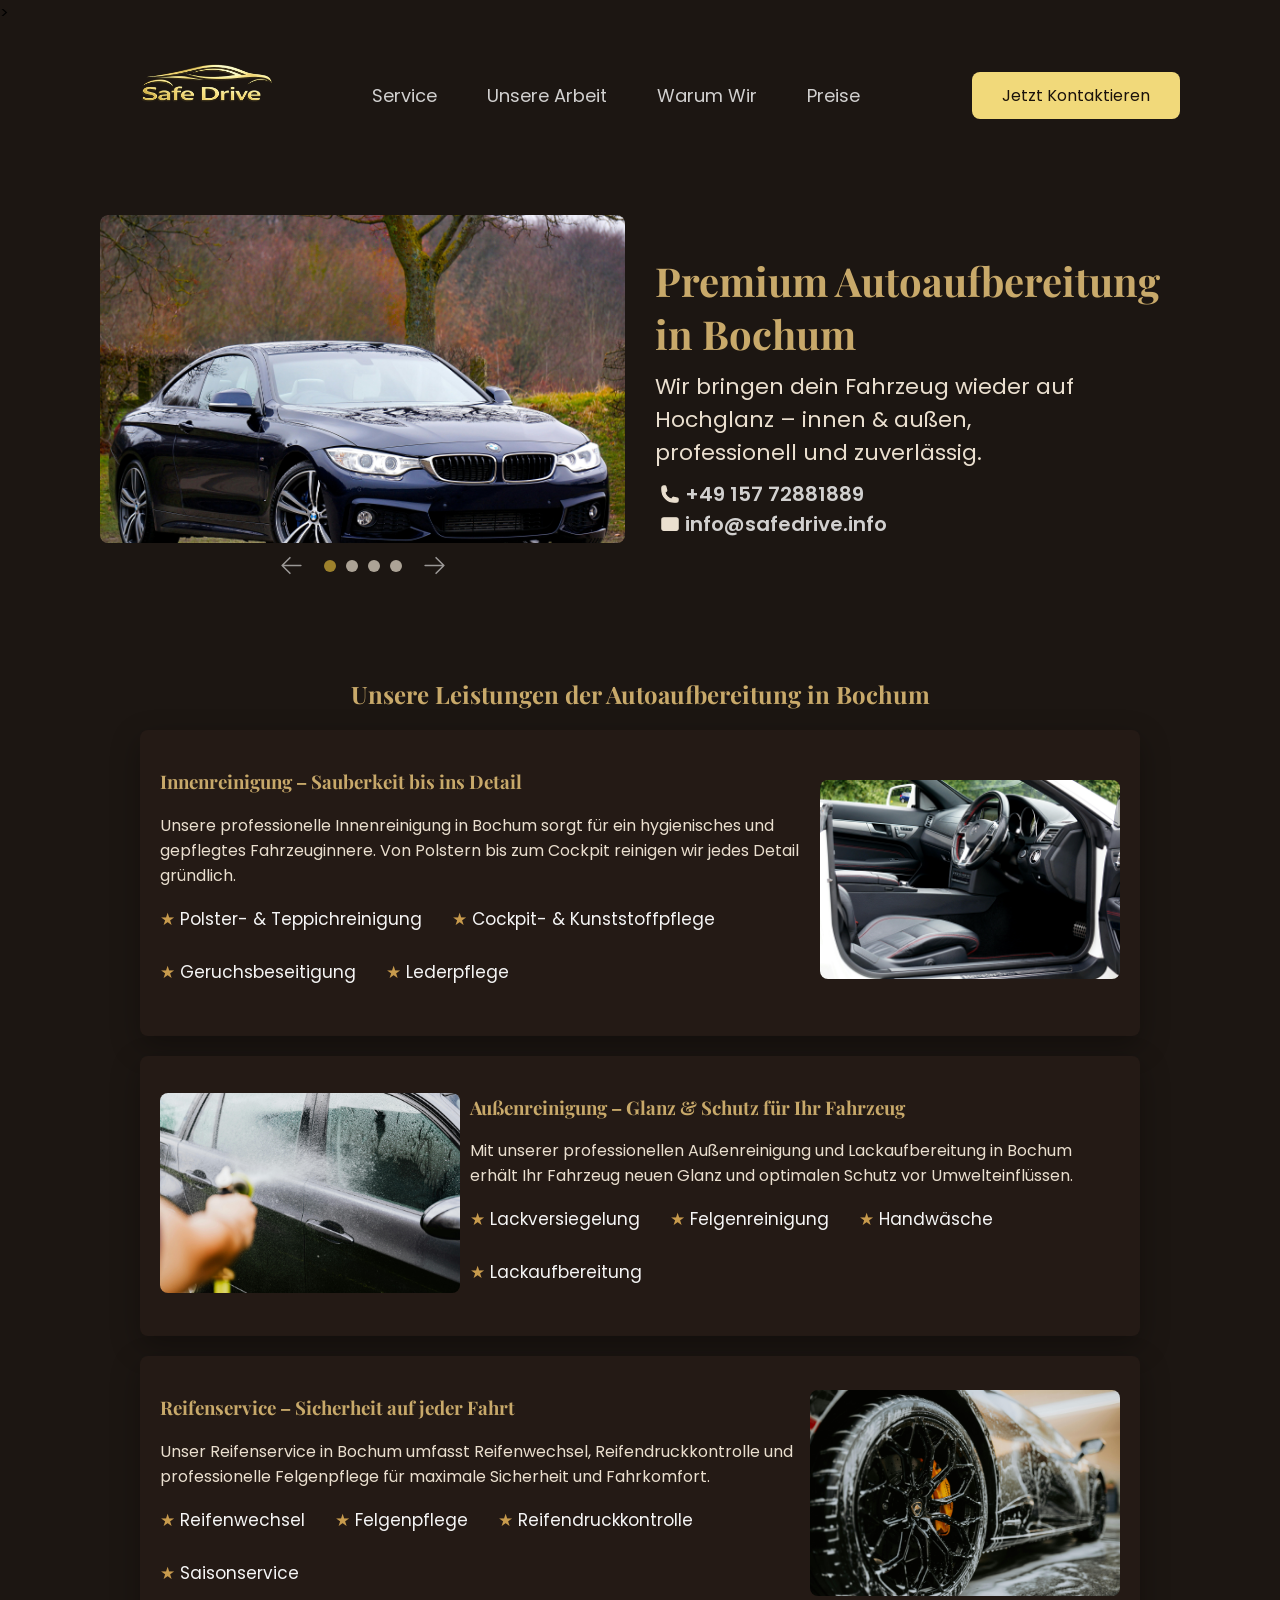
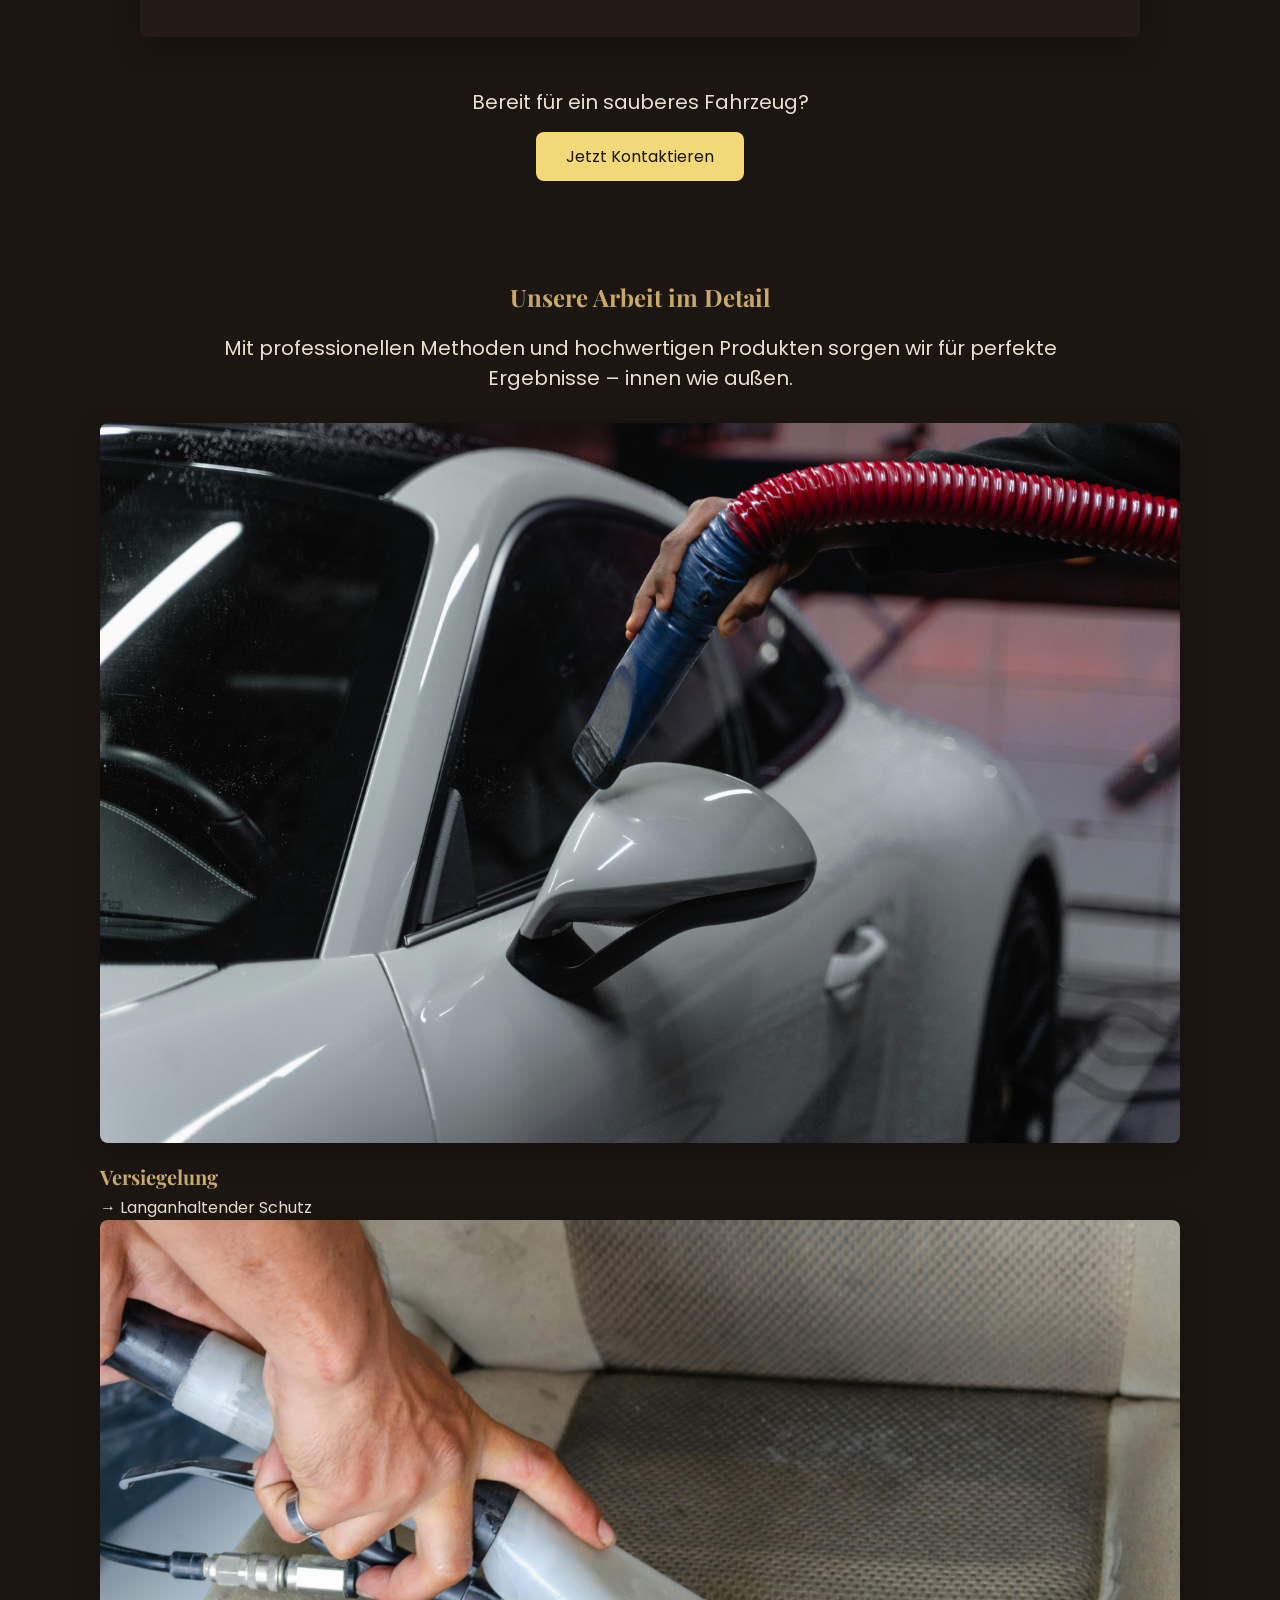
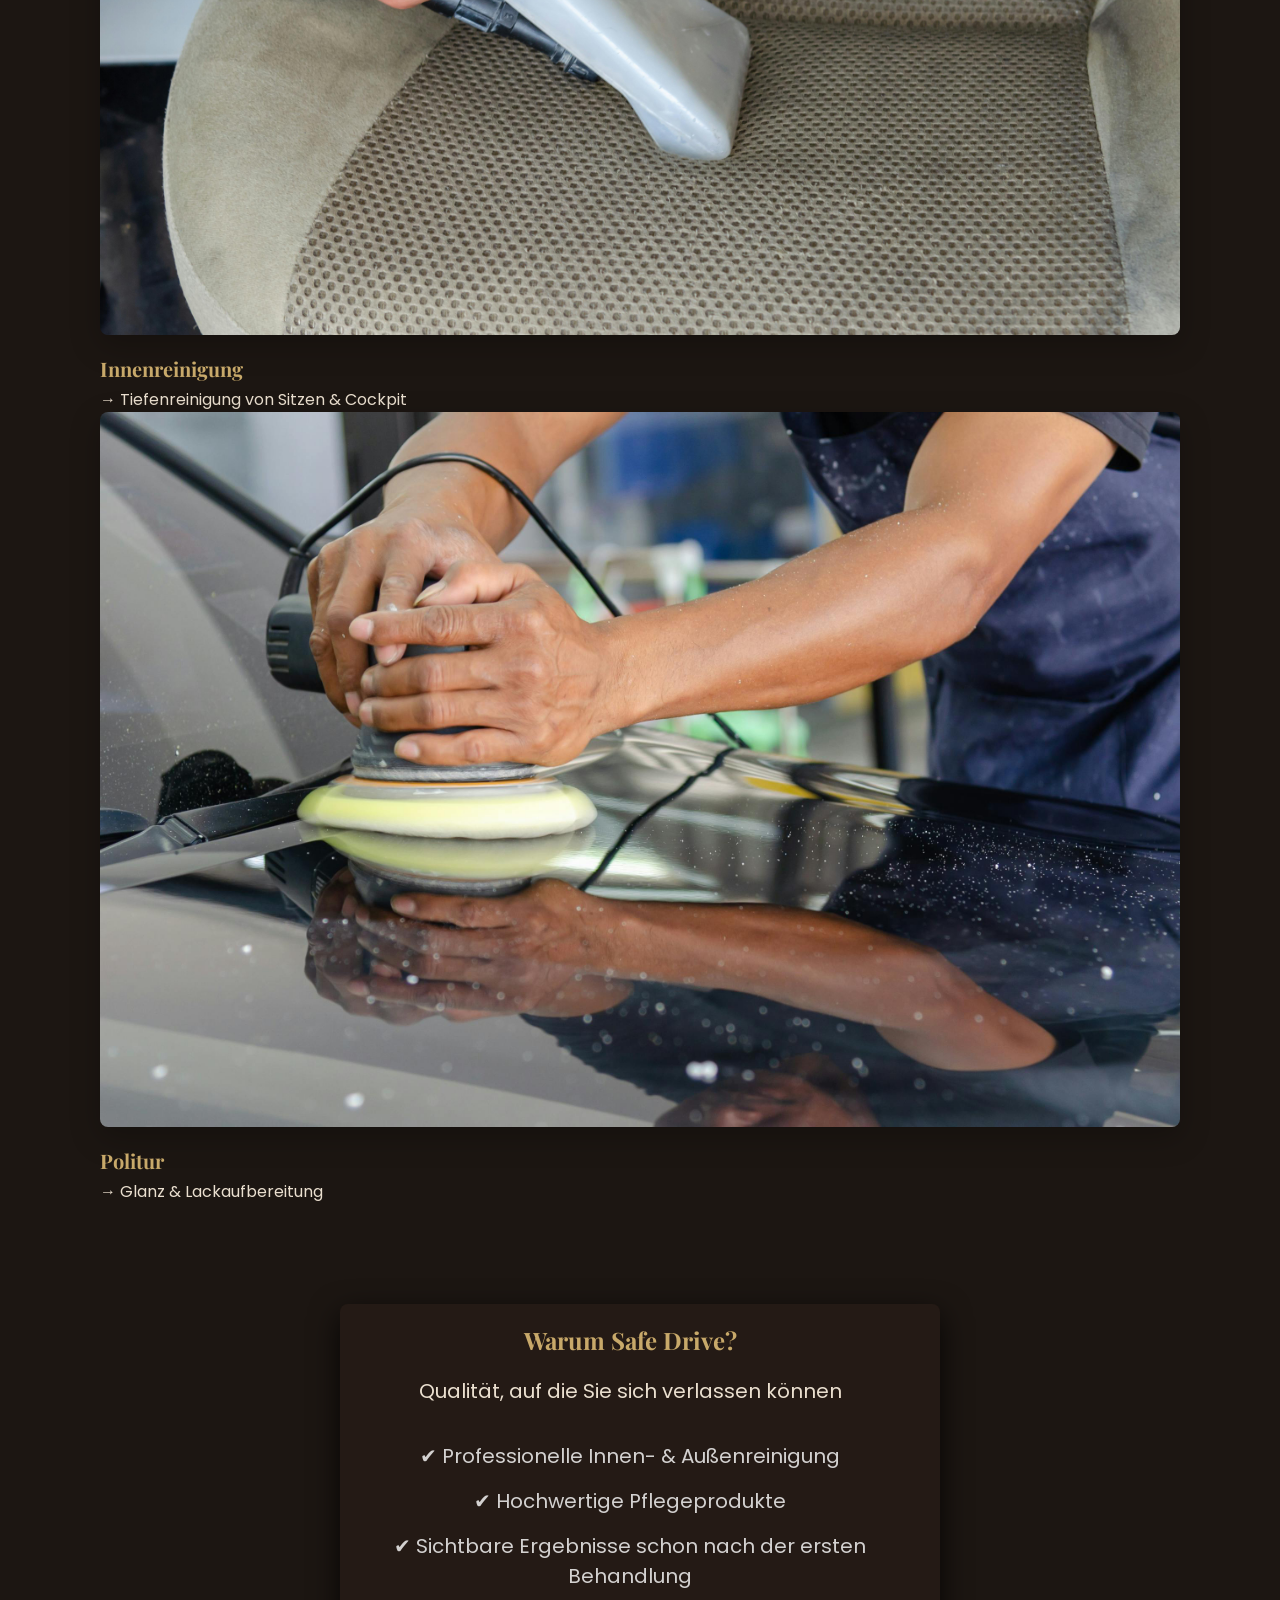
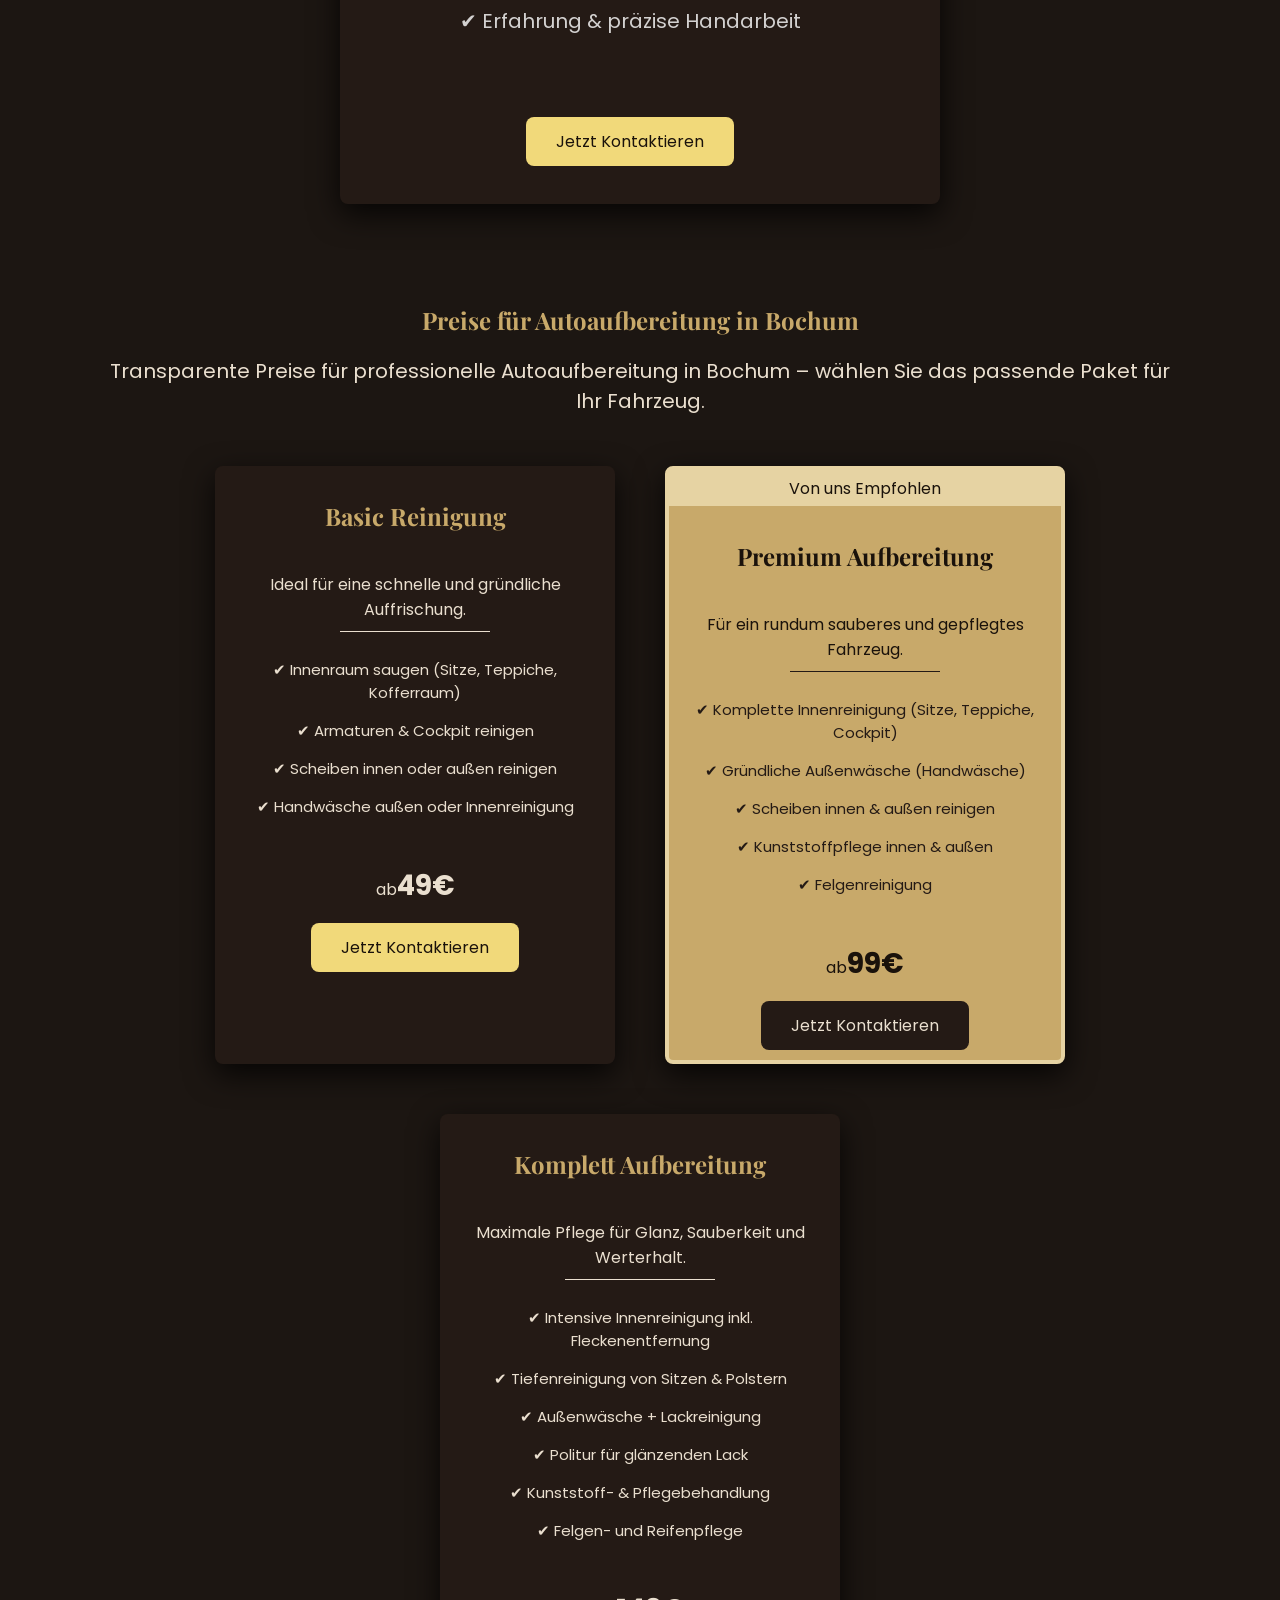
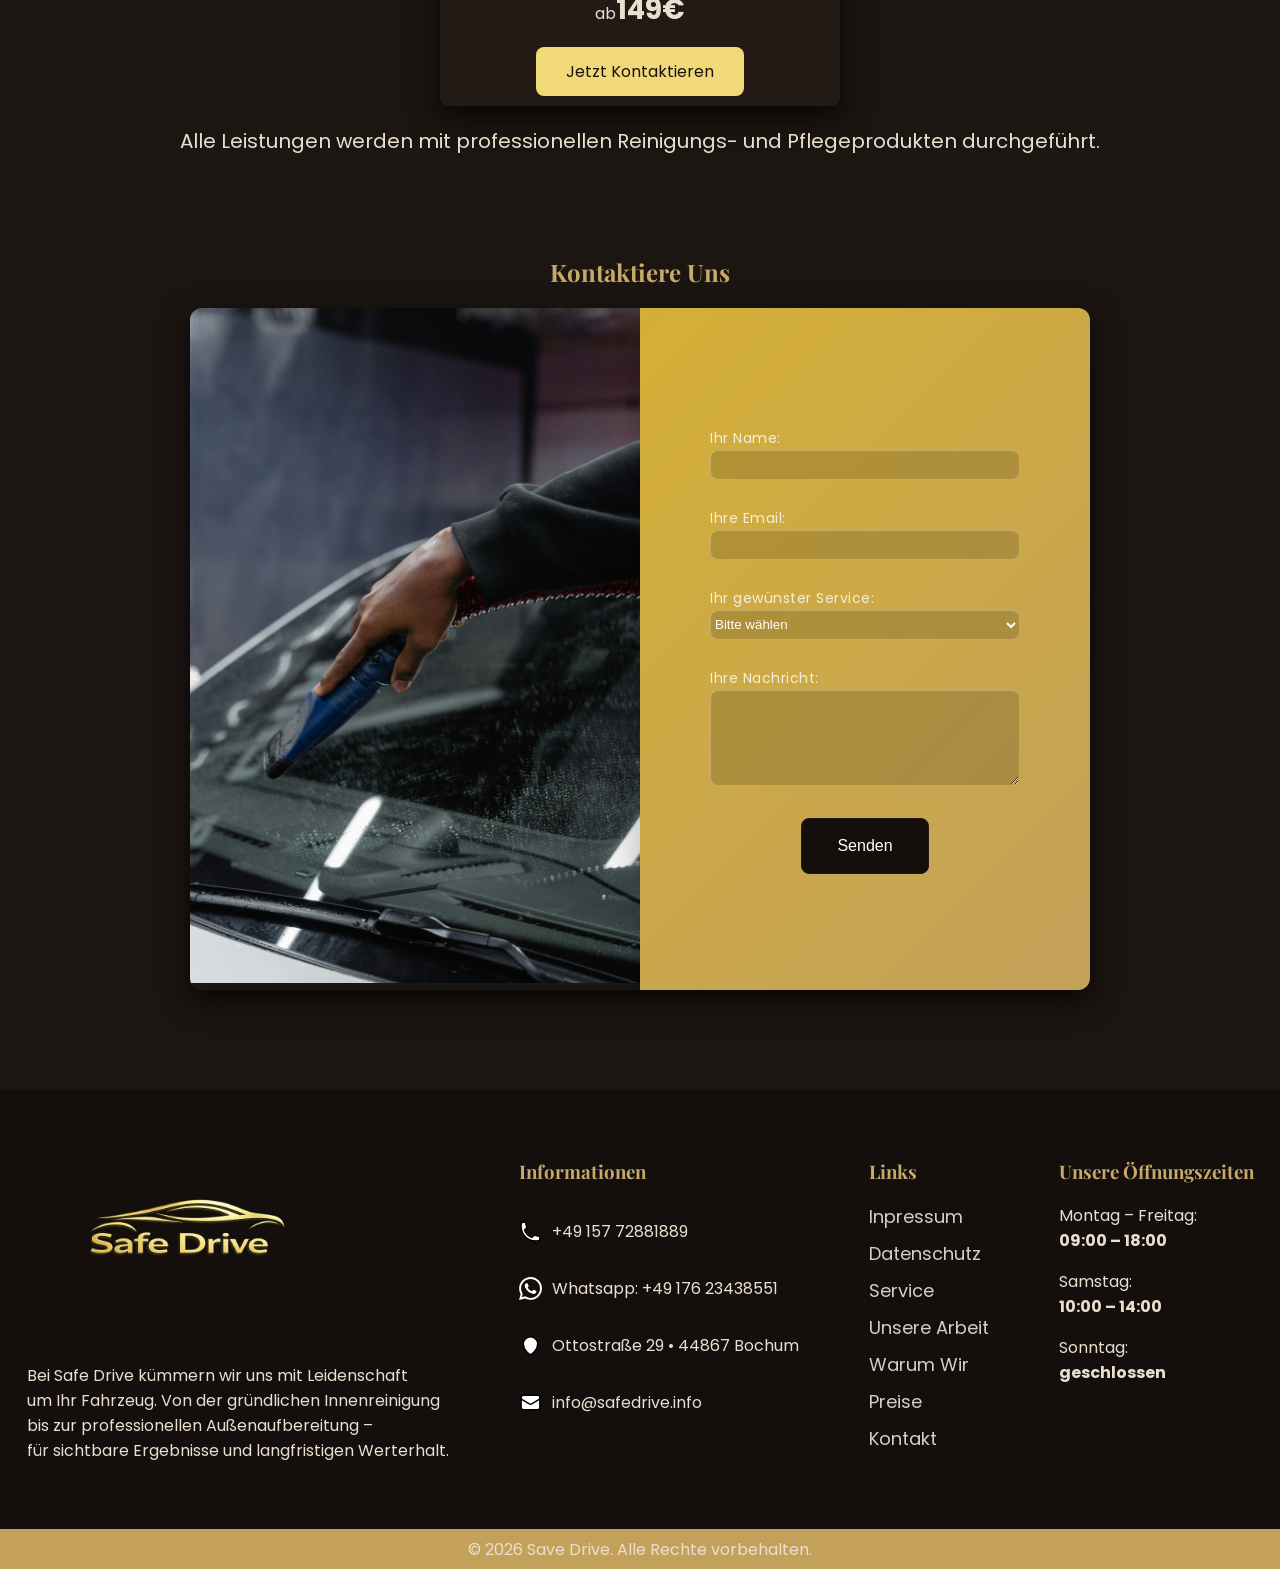
<file: index.html>
<!DOCTYPE html>
<html lang="en">
<head>
    <meta charset="UTF-8">
    <meta name="viewport" content="width=device-width, initial-scale=1.0">
    <link rel="preconnect" href="https://fonts.googleapis.com">
    <link rel="preconnect" href="https://fonts.gstatic.com" crossorigin>
    <link href="https://fonts.googleapis.com/css2?family=Playfair+Display:ital,wght@0,400..900;1,400..900&display=swap" rel="stylesheet">
    <link rel="preconnect" href="https://fonts.googleapis.com">
    <link rel="preconnect" href="https://fonts.gstatic.com" crossorigin>
    <link href="https://fonts.googleapis.com/css2?family=Poppins:ital,wght@0,100;0,200;0,300;0,400;0,500;0,600;0,700;0,800;0,900;1,100;1,200;1,300;1,400;1,500;1,600;1,700;1,800;1,900&display=swap" rel="stylesheet">
    <link href="style.css" rel="stylesheet">
    <link rel="icon" href="logo.png" type="image/png">
    <meta name="description"
    content="SafeDrive bietet professionelle Fahrzeugpflege, Lackreparatur, Geruchsbeseitigung, Lackversiegelung und Autoaufbereitung in Bochum.">
    <script src="https://www.google.com/recaptcha/api.js" async defer></script>>  
    <title>Autoaufbereitung in Bochum | Safedrive</title>
</head>
<body>
    <header>
        <nav>
            <div>
                <img src="logo.png" id="logo" alt="Logo von safeDrive">
            </div>
            <div class="NavLinks">
                <a href="#service" class="navlink">Service</a>
                <a href="#OurWork" class="navlink">Unsere Arbeit</a>
                <a href="#whywe" class="navlink">Warum Wir</a>
                <a href="#price" class="navlink">Preise</a>
            </div>
            <div class="InfNavBar">
                <div class="NavTel">
                    <p class="NavInf Tel"><svg xmlns="http://www.w3.org/2000/svg" fill="none" viewBox="0 0 24 24" stroke-width="1.5" stroke="currentColor" class="icons">
                    <path stroke-linecap="round" stroke-linejoin="round" d="M2.25 6.75c0 8.284 6.716 15 15 15h2.25a2.25 2.25 0 0 0 2.25-2.25v-1.372c0-.516-.351-.966-.852-1.091l-4.423-1.106c-.44-.11-.902.055-1.173.417l-.97 1.293c-.282.376-.769.542-1.21.38a12.035 12.035 0 0 1-7.143-7.143c-.162-.441.004-.928.38-1.21l1.293-.97c.363-.271.527-.734.417-1.173L6.963 3.102a1.125 1.125 0 0 0-1.091-.852H4.5A2.25 2.25 0 0 0 2.25 4.5v2.25Z" />
                    </svg>
                    +49 157 72881889
                </div>
                <div>
                    <p class="NavInf adress">Ottostraße 29 • 44867 Bochum</p>
                </div>
                <div>
                    <a href="#kontakt" class="btn">Jetzt Kontaktieren</a>
                </div>
            </div>
        </nav>
    </header>
    <section>
    <div>
        <div class="cursor-Tracker">
            <div class="slides">
                <div class="slide">
                    <img src="caruselImg1.jpg" class="slide-img" alt="Dunkelblauer BMW">
                </div>
                <div class="slide">
                    <img src="caruselImg2.jpg" class="slide-img" alt="Swartzes Auto in einer Autowaschanlage">
                </div>
                <div class="slide">
                    <img src="whywe.jpg" class="slide-img" alt="Auto wird Puliert">
                </div>
                <div class="slide">
                    <img src="caruselImg4.jpg" class="slide-img" alt="Auto wird Puliert">
                </div>
            </div>
        </div>
        <div class="slidebtns">
            <svg xmlns="http://www.w3.org/2000/svg" fill="none" viewBox="0 0 24 24" stroke-width="1.5" stroke="currentColor" class="prev slideBtn">
            <path stroke-linecap="round" stroke-linejoin="round" d="M10.5 19.5 3 12m0 0 7.5-7.5M3 12h18" />
            </svg>
            <div class="dots">
                <button class="dot active" data-slide="0"></button>
                <button class="dot" data-slide="1"></button>
                <button class="dot" data-slide="2"></button>
                <button class="dot" data-slide="3"></button>
            </div>
            <svg xmlns="http://www.w3.org/2000/svg" fill="none" viewBox="0 0 24 24" stroke-width="1.5" stroke="currentColor" class="next slideBtn">
            <path stroke-linecap="round" stroke-linejoin="round" d="M13.5 4.5 21 12m0 0-7.5 7.5M21 12H3" />
            </svg>
        </div>
    </div>
    <div class="infoSection">
        <div>
            <h1 class="heroHeader">Premium Autoaufbereitung in Bochum</h1>
        </div>
        <div>
            <p class="infTxt">Wir bringen dein Fahrzeug wieder auf Hochglanz – innen & außen,<br> professionell und zuverlässig.</p>
        </div>
        <div>
            <a href="" class="conections"><svg xmlns="http://www.w3.org/2000/svg" fill="none" viewBox="0 0 24 24" stroke-width="1.5" stroke="currentColor" class="icons heroIcons">
            <path stroke-linecap="round" stroke-linejoin="round" d="M2.25 6.75c0 8.284 6.716 15 15 15h2.25a2.25 2.25 0 0 0 2.25-2.25v-1.372c0-.516-.351-.966-.852-1.091l-4.423-1.106c-.44-.11-.902.055-1.173.417l-.97 1.293c-.282.376-.769.542-1.21.38a12.035 12.035 0 0 1-7.143-7.143c-.162-.441.004-.928.38-1.21l1.293-.97c.363-.271.527-.734.417-1.173L6.963 3.102a1.125 1.125 0 0 0-1.091-.852H4.5A2.25 2.25 0 0 0 2.25 4.5v2.25Z" />
            </svg>
            +49 157 72881889 </a> 
            <a href="" class="conections"><svg xmlns="http://www.w3.org/2000/svg" fill="none" viewBox="0 0 24 24" stroke-width="1.5" stroke="currentColor" class="icons heroIcons">
            <path stroke-linecap="round" stroke-linejoin="round" d="M21.75 6.75v10.5a2.25 2.25 0 0 1-2.25 2.25h-15a2.25 2.25 0 0 1-2.25-2.25V6.75m19.5 0A2.25 2.25 0 0 0 19.5 4.5h-15a2.25 2.25 0 0 0-2.25 2.25m19.5 0v.243a2.25 2.25 0 0 1-1.07 1.916l-7.5 4.615a2.25 2.25 0 0 1-2.36 0L3.32 8.91a2.25 2.25 0 0 1-1.07-1.916V6.75" />
            </svg>
            info@safedrive.info</a>
        </div>
    </div>
    </section>
    <main>
        <div id="service">
            <div>
                <h2 class="mainH">Unsere Leistungen der Autoaufbereitung in Bochum</h2>
            </div>
            <div class="serviceLayout">
                <div class="serviceCards">
                    <div>
                        <h3>Innenreinigung – Sauberkeit bis ins Detail</h3>
                        <p>Unsere professionelle Innenreinigung in Bochum sorgt für ein
                    hygienisches und gepflegtes Fahrzeuginnere. Von Polstern bis
                    zum Cockpit reinigen wir jedes Detail gründlich.</p>
                        <ul  class="service-list">
                            <li>Polster- & Teppichreinigung</li>
                            <li>Cockpit- & Kunststoffpflege</li>
                            <li>Geruchsbeseitigung</li>
                            <li>Lederpflege</li>
                        </ul>
                    </div>
                    <div>
                        <img src="servInnen.jpg" class="serviceImg" alt="Autoinnenraum">
                    </div>
                </div>
                <div class="serviceCards">
                    <div>
                        <img src="servaussen.jpg" class="serviceImg" alt="Auto von Sprühflasche besprüht">
                    </div>
                    <div>
                        <h3>Außenreinigung – Glanz & Schutz für Ihr Fahrzeug</h3>
                        <p> Mit unserer professionellen Außenreinigung und
                    Lackaufbereitung in Bochum erhält Ihr Fahrzeug neuen Glanz
                    und optimalen Schutz vor Umwelteinflüssen.</p>
                        <ul  class="service-list">
                            <li>Lackversiegelung</li>
                            <li>Felgenreinigung</li>
                            <li>Handwäsche</li>
                            <li>Lackaufbereitung</li>
                        </ul>
                    </div>
                </div>
                <div class="serviceCards">
                    <div>
                        <h3>Reifenservice – Sicherheit auf jeder Fahrt</h3>
                        <p>Unser Reifenservice in Bochum umfasst Reifenwechsel,
                    Reifendruckkontrolle und professionelle Felgenpflege für
                    maximale Sicherheit und Fahrkomfort.</p>
                        <ul  class="service-list">
                            <li>Reifenwechsel</li>
                            <li>Felgenpflege</li>
                            <li>Reifendruckkontrolle</li>
                            <li>Saisonservice</li>
                        </ul>
                    </div>
                    <div>
                        <img src="ServReifen.jpg" class="serviceImg ReifenImg" alt="Reifen an einem Auto">
                    </div>
                </div>
            </div>
            <div class="serviceBtn">
                <p class="cta-text">Bereit für ein sauberes Fahrzeug?</p> 
                <a href="#kontakt" class="btn">Jetzt Kontaktieren</a>
            </div>
        </div>
        <div id="OurWork">
            <div>
                <h2 class="mainH">Unsere Arbeit im Detail</h2>
                <p class="mainp">Mit professionellen Methoden und hochwertigen Produkten sorgen wir für perfekte<br> Ergebnisse – innen wie außen.</p>
            </div>
            <div id="overlay" class="zoom-overlay" onclick="closeImage()">
                <img id="zoomedImg">
            </div>
            <div class="OurWorkImgs">
                <div class="WorkCard">
                    <img src="arbeitaussen.jpg" class="workImg" onclick="openImage(this)" alt="Weißes Auto wird gestaubsaugt">
                    <h3 class="workH">Versiegelung</h3>
                    <p class="workTxt">→ Langanhaltender Schutz</p>
                </div>
                <div class="WorkCard">
                    <img src="arbeitinnen.jpg" class="workImg" onclick="openImage(this)" alt="dreckiger Autosessel wird gestaubsaugt">
                    <h3 class="workH">Innenreinigung</h3>
                    <p class="workTxt">→ Tiefenreinigung von Sitzen & Cockpit</p>
                </div>
                <div class="WorkCard">
                    <img src="arbeitlack.jpg" class="workImg" onclick="openImage(this)" alt="Dunkeles Auto wird Puliert">
                    <h3 class="workH">Politur</h3>
                    <p class="workTxt">→ Glanz & Lackaufbereitung</p>
                </div>
            </div>
        </div>
        <div id="whywe">
            <div class="whywegrid">
                <div class="WwImgContainer">
                    <img src="whywe.jpg" id="whyweImg" alt="Auto wird Puliert">
                </div>
                <div class="txtcontainer">
                    <h2 class="mainH">Warum Safe Drive?</h2>
                    <p class="mainp" id="whywetxt">Qualität, auf die Sie sich verlassen können</p>
                    <ul class="usp-list">
                        <li>✔ Professionelle Innen- & Außenreinigung</li>
                        <li>✔ Hochwertige Pflegeprodukte</li>
                        <li>✔ Sichtbare Ergebnisse schon nach der ersten Behandlung</li>
                        <li>✔ Erfahrung & präzise Handarbeit</li>
                    </ul>
                    <a href="#kontakt" class="btn" id="whayweBtn">Jetzt Kontaktieren</a>
                </div>
            </div>
        </div>
        <div id="price">
            <div>
                <h2 class="mainH">Preise für Autoaufbereitung in Bochum</h2>
                <p class="mainp">Transparente Preise für professionelle Autoaufbereitung in Bochum – wählen Sie das passende Paket für Ihr Fahrzeug.</p>
            </div>
            <div class="priceGrid">
                <div class="priceCard">
                    <h3 class="PriceTag">Basic Reinigung</h3>
                    <p class="cardDiscription">Ideal für eine schnelle und gründliche Auffrischung.</p>
                    <ul>
                        <li>✔ Innenraum saugen (Sitze, Teppiche, Kofferraum)</li>
                        <li>✔ Armaturen & Cockpit reinigen</li>
                        <li>✔ Scheiben innen oder außen reinigen</li>
                        <li>✔ Handwäsche außen oder Innenreinigung</li>
                    </ul>
                    <p>ab<strong class="strong">49€</strong></p>
                    <a href="#kontakt" class="btn">Jetzt Kontaktieren</a>
                </div>
                <div class="priceCard" id="premiumwash">
                    <h3 class="PriceTag" id="premiumH">Premium Aufbereitung</h3>
                    <p class="cardDiscription" id="premiumtxt">Für ein rundum sauberes und gepflegtes Fahrzeug.</p>
                    <ul>
                        <li id="preicelist">✔ Komplette Innenreinigung (Sitze, Teppiche, Cockpit)</li>
                        <li id="preicelist">✔ Gründliche Außenwäsche (Handwäsche)</li>
                        <li id="preicelist">✔ Scheiben innen & außen reinigen</li>
                        <li id="preicelist">✔ Kunststoffpflege innen & außen</li>
                        <li id="preicelist">✔ Felgenreinigung</li>
                    </ul>
                    <p id="premiumPrice">ab<strong class="strong">99€</strong></p>
                    <a href="#kontakt" class="btn" id="premiumBtn">Jetzt Kontaktieren</a>
                </div>
                <div class="priceCard">
                    <h3 class="PriceTag">Komplett Aufbereitung</h3>
                    <p class="cardDiscription">Maximale Pflege für Glanz, Sauberkeit und Werterhalt.</p>
                    <ul>
                        <li>✔ Intensive Innenreinigung inkl. Fleckenentfernung</li>
                        <li>✔ Tiefenreinigung von Sitzen & Polstern</li>
                        <li>✔ Außenwäsche + Lackreinigung</li>
                        <li>✔ Politur für glänzenden Lack</li>
                        <li>✔ Kunststoff- & Pflegebehandlung</li>
                        <li>✔ Felgen- und Reifenpflege</li>
                    </ul>
                    <p>ab<strong class="strong">149€</strong></p>
                    <a href="#kontakt" class="btn">Jetzt Kontaktieren</a>
                </div>
            </div>
            <div>
                <p class="mainp">Alle Leistungen werden mit professionellen Reinigungs- und Pflegeprodukten durchgeführt.</p>
            </div>
        </div>
        <div id="kontakt">
            <div>
                <h2 class="mainH">Kontaktiere Uns</h2>
            </div>
            <div id="kontaktKontainer">
                <div class="kontaktGrid">
                    <div>
                        <img src="kontakt.jpg" class="kontaktImg" alt="Atuoschaube wird gestaubsaugt">
                    </div>
                    <form action="https://formspree.io/f/xwvyvkrj" method="post" id="KontaktForm">
                        <div class="dataInputs">
                            <label for="name">Ihr Name:</label><br>
                            <input type="text" id="name" name="name" required><br><br>
                            <label for="email">Ihre Email:</label><br>
                            <input type="email" id="email" name="email" required><br><br>
                            <label for="service">Ihr gewünster Service:</label><br>
                            <select id="service" name="service">
                                <option value="">Bitte wählen</option>
                                <option value="Frage">Frage</option>
                                <option value="Basic">Basic Reinigung</option>
                                <option value="Premium">Premium Aufbereitung</option>
                                <option value="Komplett">Komplette Aufbereitung</option>
                            </select><br><br>
                            <label for="message">Ihre Nachricht:</label><br>
                            <textarea id="message" name="message" rows="6" cols="40" required></textarea><br><br>
                        </div>
                        <div class="g-recaptcha"
                            data-sitekey="6LcXUN8sAAAAAM6q4zxopEyvboT8lObHSwOIBX8g" data-callback="enableBtn">
                        </div>
                        <div id="sndBtnBox">
                            <button type="submit" class="sendBtn" id="sendDateBtn" disabled>Senden</button>
                        </div>
                    </form>
                </div>
            </div>
        </div>
        <div id="successPopup" class="popup">
            <div class="popupContent">
                <h2>Danke für deine Anfrege</h2>
                <p>Wir melden uns in Kürze bei dir</p>
                <button id="closeBtn">Schließen</button>
            </div>
        </div>
    </main>
    <footer>
        <div class="footerLayout">
            <div>
                <img src="logo.png" class="footerLogo" alt="SafeDrive logo">
                <p>Bei Safe Drive kümmern wir uns mit Leidenschaft<br> um Ihr Fahrzeug. Von der gründlichen Innenreinigung<br> bis zur professionellen Außenaufbereitung –<br> für sichtbare Ergebnisse und langfristigen Werterhalt.</p>
            </div>
            <div>
                <div>
                    <h3>Informationen</h3>
                </div>
                <div>
                    <div class="footerInfoData">
                        <svg xmlns="http://www.w3.org/2000/svg" fill="none" viewBox="0 0 24 24" stroke-width="1.5" stroke="currentColor" class="icons footerIcons">
                        <path stroke-linecap="round" stroke-linejoin="round" d="M2.25 6.75c0 8.284 6.716 15 15 15h2.25a2.25 2.25 0 0 0 2.25-2.25v-1.372c0-.516-.351-.966-.852-1.091l-4.423-1.106c-.44-.11-.902.055-1.173.417l-.97 1.293c-.282.376-.769.542-1.21.38a12.035 12.035 0 0 1-7.143-7.143c-.162-.441.004-.928.38-1.21l1.293-.97c.363-.271.527-.734.417-1.173L6.963 3.102a1.125 1.125 0 0 0-1.091-.852H4.5A2.25 2.25 0 0 0 2.25 4.5v2.25Z" />
                        </svg><p>+49 157 72881889 </p>
                    </div>
                    <div class="footerInfoData">
                        <svg role="img" viewBox="0 0 24 24" xmlns="http://www.w3.org/2000/svg" class="icons whatsappIcon"><title>WhatsApp</title><path d="M17.472 14.382c-.297-.149-1.758-.867-2.03-.967-.273-.099-.471-.148-.67.15-.197.297-.767.966-.94 1.164-.173.199-.347.223-.644.075-.297-.15-1.255-.463-2.39-1.475-.883-.788-1.48-1.761-1.653-2.059-.173-.297-.018-.458.13-.606.134-.133.298-.347.446-.52.149-.174.198-.298.298-.497.099-.198.05-.371-.025-.52-.075-.149-.669-1.612-.916-2.207-.242-.579-.487-.5-.669-.51-.173-.008-.371-.01-.57-.01-.198 0-.52.074-.792.372-.272.297-1.04 1.016-1.04 2.479 0 1.462 1.065 2.875 1.213 3.074.149.198 2.096 3.2 5.077 4.487.709.306 1.262.489 1.694.625.712.227 1.36.195 1.871.118.571-.085 1.758-.719 2.006-1.413.248-.694.248-1.289.173-1.413-.074-.124-.272-.198-.57-.347m-5.421 7.403h-.004a9.87 9.87 0 01-5.031-1.378l-.361-.214-3.741.982.998-3.648-.235-.374a9.86 9.86 0 01-1.51-5.26c.001-5.45 4.436-9.884 9.888-9.884 2.64 0 5.122 1.03 6.988 2.898a9.825 9.825 0 012.893 6.994c-.003 5.45-4.437 9.884-9.885 9.884m8.413-18.297A11.815 11.815 0 0012.05 0C5.495 0 .16 5.335.157 11.892c0 2.096.547 4.142 1.588 5.945L.057 24l6.305-1.654a11.882 11.882 0 005.683 1.448h.005c6.554 0 11.89-5.335 11.893-11.893a11.821 11.821 0 00-3.48-8.413Z"/></svg>
                        <p>Whatsapp: +49 176 23438551</p>
                    </div>
                    <div class="footerInfoData">
                        <svg xmlns="http://www.w3.org/2000/svg" fill="none" viewBox="0 0 24 24" stroke-width="1.5" stroke="currentColor" class="icons footerIcons">
                        <path stroke-linecap="round" stroke-linejoin="round" d="M15 10.5a3 3 0 1 1-6 0 3 3 0 0 1 6 0Z" />
                        <path stroke-linecap="round" stroke-linejoin="round" d="M19.5 10.5c0 7.142-7.5 11.25-7.5 11.25S4.5 17.642 4.5 10.5a7.5 7.5 0 1 1 15 0Z" />
                        </svg>
                        <p>Ottostraße 29 • 44867 Bochum</p>
                    </div>
                    <div class="footerInfoData">
                        <svg xmlns="http://www.w3.org/2000/svg" fill="none" viewBox="0 0 24 24" stroke-width="1.5" stroke="currentColor" class="icons footerIcons">
                        <path stroke-linecap="round" stroke-linejoin="round" d="M21.75 6.75v10.5a2.25 2.25 0 0 1-2.25 2.25h-15a2.25 2.25 0 0 1-2.25-2.25V6.75m19.5 0A2.25 2.25 0 0 0 19.5 4.5h-15a2.25 2.25 0 0 0-2.25 2.25m19.5 0v.243a2.25 2.25 0 0 1-1.07 1.916l-7.5 4.615a2.25 2.25 0 0 1-2.36 0L3.32 8.91a2.25 2.25 0 0 1-1.07-1.916V6.75" />
                        </svg>
                        <p>info@safedrive.info</p>
                    </div>
                </div>
            </div>
            <div>
                <div>
                    <h3>Links</h3>
                </div>
                <div class="footerLinks">
                    <a href="inpressum.html" class="footerLink">Inpressum</a>
                    <a href="datenschutz.html" class="footerLink">Datenschutz</a>
                    <a href="#service" class="footerLink">Service</a>
                    <a href="#OurWork" class="footerLink">Unsere Arbeit</a>
                    <a href="#whywe" class="footerLink">Warum Wir</a>
                    <a href="#price" class="footerLink">Preise</a>
                    <a href="#kontakt" class="footerLink">Kontakt</a>
                </div>
            </div>
            <div >
                <div>
                    <h3>Unsere Öffnungszeiten</h3>
                </div>
                <div>
                    <p>Montag – Freitag:<br><strong class="footerStrong">09:00 – 18:00</strong></p>
                    <p>Samstag:<br><strong class="footerStrong">10:00 – 14:00</strong></p>
                    <p>Sonntag:<br><strong class="footerStrong">geschlossen</strong></p>
                </div>
            </div>
        </div>
    </footer>
    <div id="copyright">
        <div id="copyrightContent">
            <p class="copyrightText">© 2026 Save Drive. Alle Rechte vorbehalten.</p>
        </div>
    </div>
    <script src="script.js"></script>
    <script>
     let isDragging = false;
let startX, startY, translateX = 0, translateY = 0;

function openImage(img){
    const overlay = document.getElementById('overlay');
    const zoomedImg = document.getElementById('zoomedImg');

    overlay.style.display = "flex";
    zoomedImg.src = img.src;

    zoomedImg.style.transform = "translate(0px, 0px)";
    translateX = 0;
    translateY = 0;
}

function closeImg(){
    document.getElementById('overlay').style.display = "none";
}

document.addEventListener("DOMContentLoaded", () => {
    const img = document.getElementById("zoomedImg");

    if (!img) return;

    img.addEventListener("mousedown", (e) => {
        isDragging = true;
        startX = e.clientX - translateX;
        startY = e.clientY - translateY;
        img.style.cursor = "grabbing";
    });

    document.addEventListener("mouseup", () => {
        if (isDragging) {
            isDragging = false;
            img.style.cursor = "grab";
        }
    });

    document.addEventListener("mousemove", (e) => {
        if (!isDragging) return;

        translateX = e.clientX - startX;
        translateY = e.clientY - startY;

        img.style.transform = `translate(${translateX}px, ${translateY}px)`;
    });
});
const zoomOverlay = document.querySelector('.zoom-overlay');
zoomOverlay.addEventListener('click', ()=>{
    zoomOverlay.style.display="none";
});

   function onClick(e) {
        e.preventDefault();
        grecaptcha.ready(function() {
          grecaptcha.execute('reCAPTCHA_site_key', {action: 'submit'}).then(function(token) {
              // Add your logic to submit to your backend server here.
          });
        });
      }

      function enableBtn(){
        document.getElementById("sendDateBtn").disabled = false;
      } 
    </script>
</body>
</html>
</file>
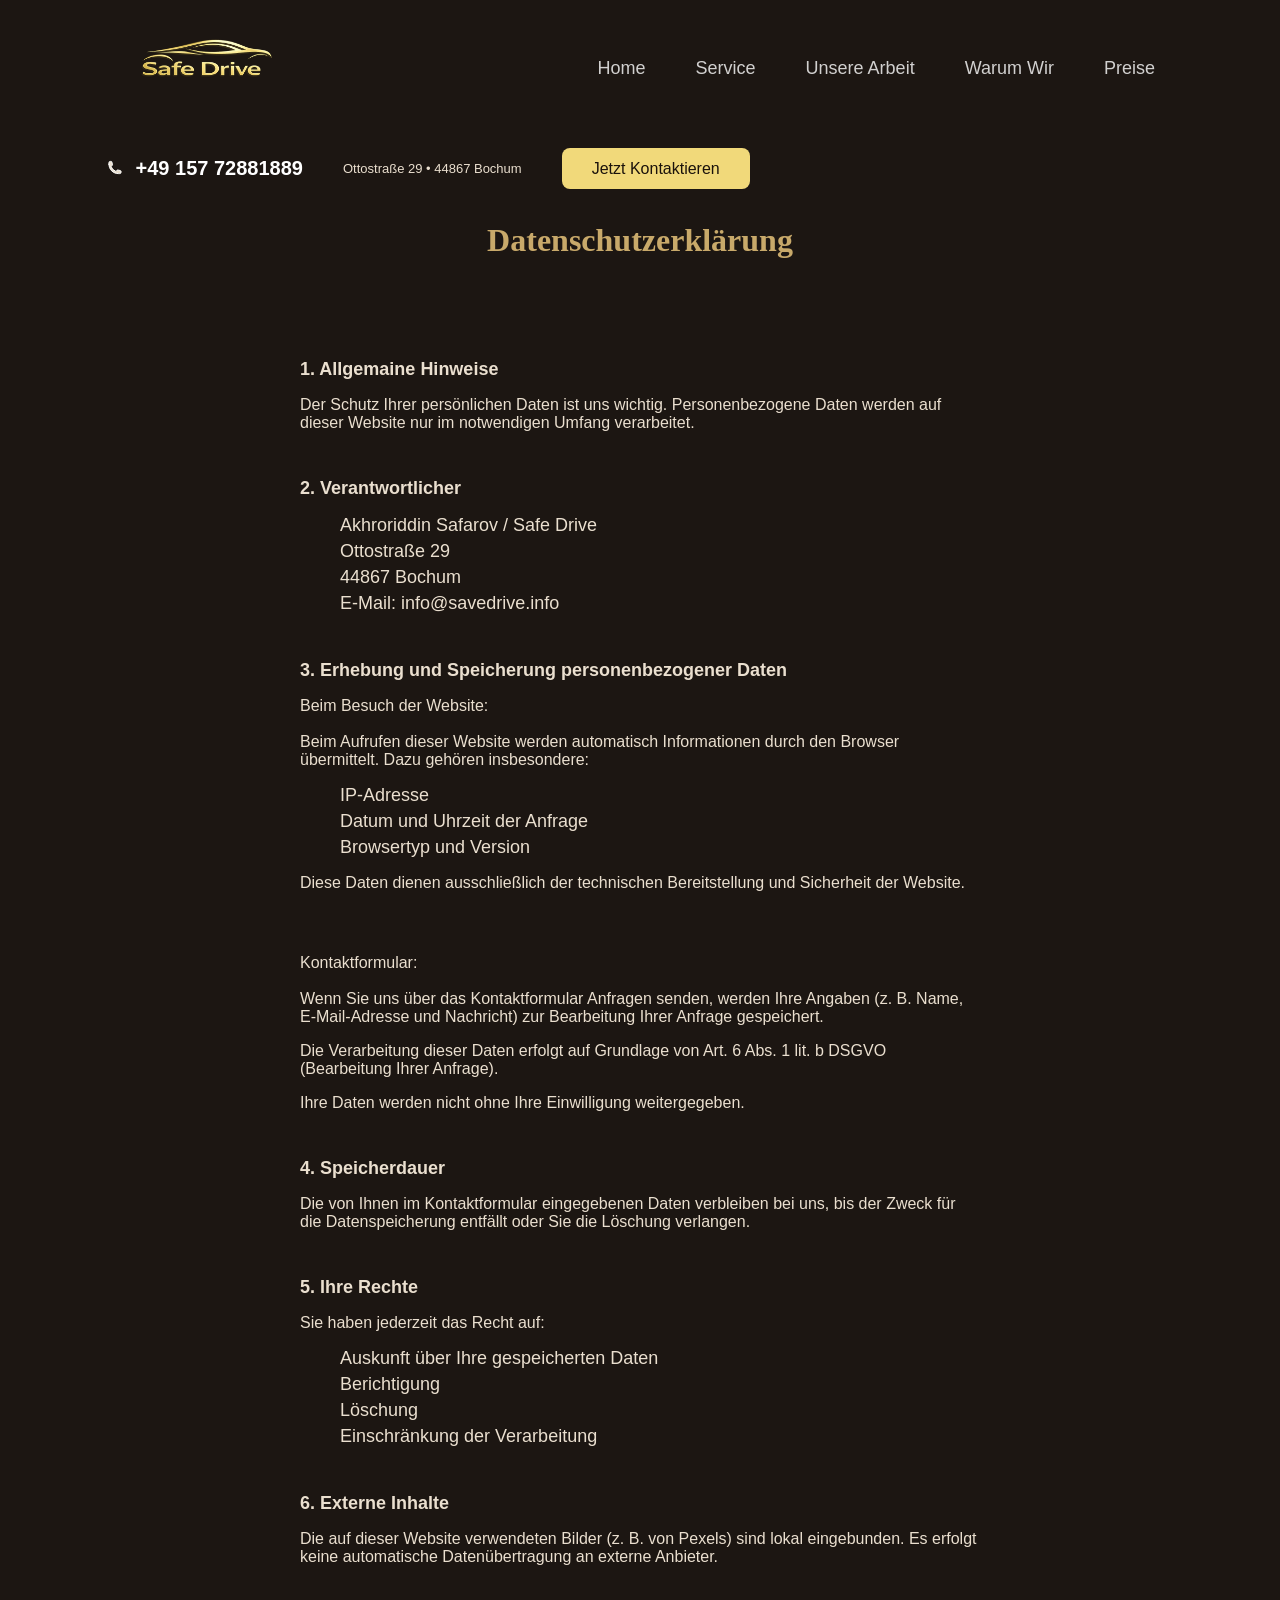
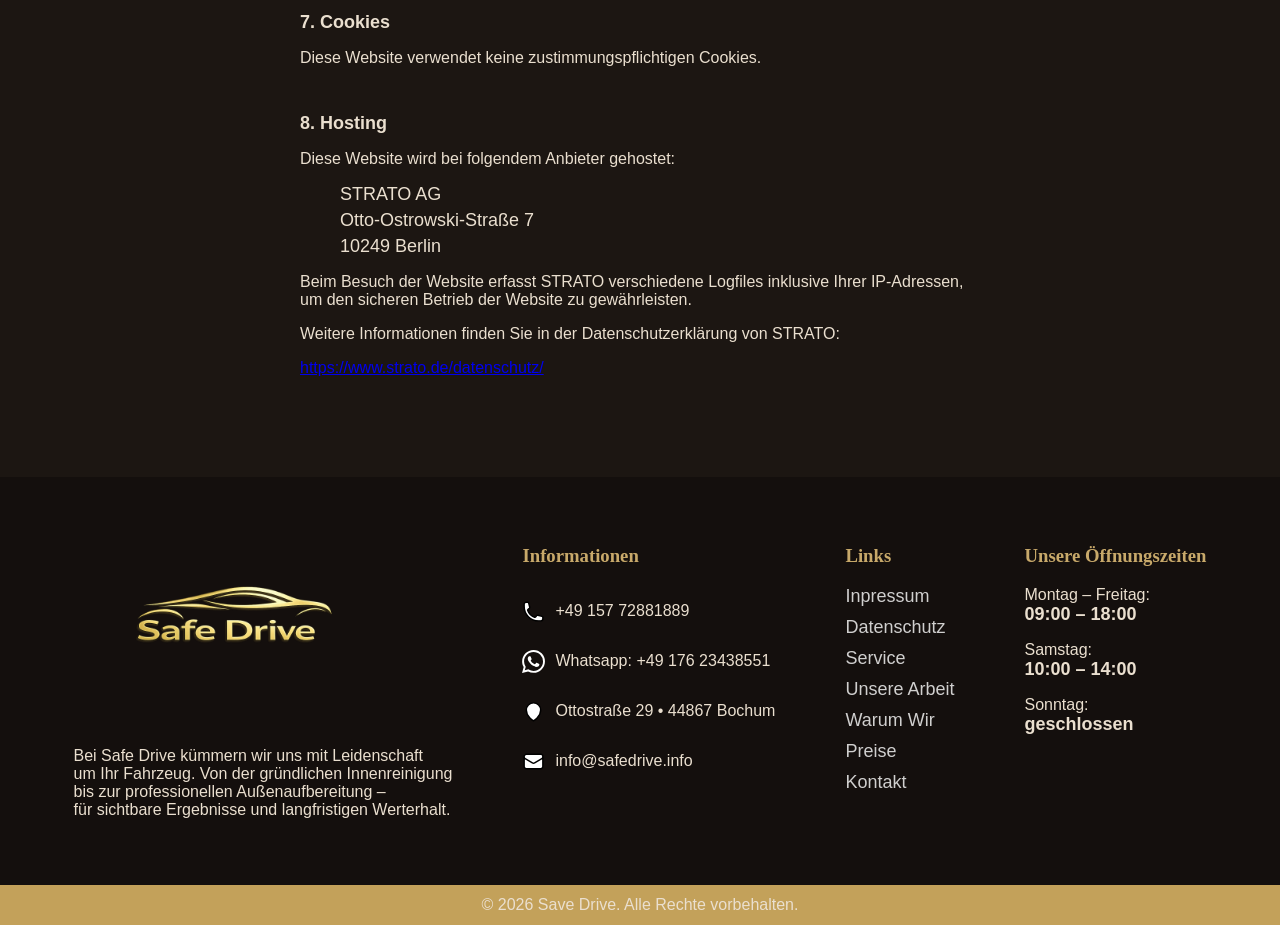
<file: datenschutz.html>
<!DOCTYPE html>
<html lang="en">
<head>
    <meta charset="UTF-8">
    <meta name="viewport" content="width=device-width, initial-scale=1.0">
    <title>Datenschutz SafeDrive</title>
    <style>
        *{
    box-sizing: border-box;
}
body{
    margin:0;
    padding: 0;
    background-color: #1C1612;
    font-family: 'Poppins', sans-serif;
}
html{
    scroll-behavior: smooth;
}
img{
    width: 100%;
    height: auto;
}
h1,h2,h3{
    color: #C8A96A;
    font-family: 'Playfair Display', serif;
}
main{
    margin-top: 100px;
}
.mainH{
    text-align: center;
}
p{
    color: #EADFCF;
}
.navlink,.conections,.footerLink{
    color: #ffffffcc;
    text-decoration: none;
    font-size: 18px;
    position: relative;
}
.navlink::after,.footerLink::after{
    content: "";
    position: absolute;
    width: 0%;
    height: 2px;
    bottom: -4px;
    left: 0;
    background-color: #d4af37;
    transition:0.3s;
}
.navlink:hover::after,.footerLink:hover::after{
    width: 100%;
}
.btn{
    background: #f1d97a;
    color:#1a120b;
    padding: 12px 30px;
    text-decoration: none;
    border-radius: 8px;
}
.btn:hover{
    background:#e6c65a;
    text-decoration: none;
    color:#1a120b;
}
header{
    width: 100%;
    background-color:#1C1612 ;
}
header,section,main,footer{
    padding: 0% 20px;
}
nav{
    margin: 0 auto;
    display: flex;
    width: 100%;
    justify-content: space-between;
    flex-wrap: wrap;
}
#logo{
    width: 200px;
}
.InfNavBar{
    display: flex;
    gap: 40px;
    align-items: center;
}
.NavInf{
    font-size: 18px;
}
.icons{
    width: 30px;
    height: 15px;
    fill:#EADFCF;
    align-self: center;
}
.NavTel{
    display: flex;
    align-items:center;
}
.Tel{
    font-weight: 600;
    color: #fff;
    font-size: 20px;
}
.NavLinks{
    display: flex;
    flex-wrap: wrap;
    align-items: center;
    justify-content: center;
    gap: 50px;
    padding: 0px 25px;
}
.adress{
    font-size: 13px;
}
.mainH{
    text-align: center;
}
.mainp{
    text-align: center;
}
strong{
    font-size:18px;
    font-weight: 700;
    color: #EADFCF;
}
li{
    list-style: none;
    font-size: 18px;
    color: #EADFCF;
}
main{
    padding: 0px 300px;
}
.mainContent{
    display: flex;
    flex-direction: column;
    gap: 30px;
}
ul{
    display: flex;
    flex-direction: column;
    gap: 5px;
}
footer{
    background-color: #140F0D;
    padding-top:50px;
    padding-bottom: 50px;
    margin-top: 100px;
    overflow: hidden;
}
.footerLogo{
    width: 300px;
}
.footerLayout{
    display: flex;
    justify-content: center;
    flex-wrap: wrap;
    gap: 70px;
}
.footerLinks{
    display: flex;
    flex-direction: column;
    gap: 10px;
}
.footerInfoData{
    display: flex;
    gap: 10px;
}
.footerIcons,.whatsappIcon{
    fill: #fff;
    width: 23px;
    height: 23px;
}
#copyright{
    background-color: #c3a15a;
    width: 100%;
    height: 40px;
}
#copyrightContent{
    display: grid;
    justify-items: center;
    align-items: center;
    height:40px;
}
.copyrightText{
    margin: 0%;
}
@media (min-width: 1200px) {
    header, section{
        padding: 0 100px;
    }
}
@media(max-width: 600px){
    main{
        padding: 0px 20px;
    }
    #logo{
        display: none;
    }
    .OurWorkImgs{
        gap: 30px;
    }
    .priceGrid{
        gap: 30px;
    }
    .kontaktImg{
        display: none;
    }
    .InfNavBar{
        display: none;
    }
    #whyweImg{
        display: none;
    }
    .footerLayout{
        gap: 41px;
    }
    .whywegrid{
        padding-bottom: 20px;
    }
    #whywe{
        margin-top: 50px;
    }
    input{
        width: 300px;
        align-self: center;
    }
    .dataInputs{
        display: flex;
        flex-direction: column;
    }
    form {
        padding: 30px 70px;
    }
    .navlink{
        font-size: 12px;
    }
    .NavLinks{
        padding:20px 0px;
        gap: 27px;
    }
    .dot{
        width: 8px;
        height: 8px;
    }
    .slideBtn{
        width: 18px;
        height: 18px;
    }
}
</style>
</head>
<body>
    <header>
        <nav>
            <div>
                <img src="logo.png" id="logo" alt="SafeDrive logo">
            </div>
            <div class="NavLinks">
                <a href="index.html" class="navlink">Home</a>
                <a href="index.html#service" class="navlink">Service</a>
                <a href="index.html#OurWork" class="navlink">Unsere Arbeit</a>
                <a href="index.html#whywe" class="navlink">Warum Wir</a>
                <a href="index.html#price" class="navlink">Preise</a>
            </div>
            <div class="InfNavBar">
                <div class="NavTel">
                    <p class="NavInf Tel"><svg xmlns="http://www.w3.org/2000/svg" fill="none" viewBox="0 0 24 24" stroke-width="1.5" stroke="currentColor" class="icons">
                    <path stroke-linecap="round" stroke-linejoin="round" d="M2.25 6.75c0 8.284 6.716 15 15 15h2.25a2.25 2.25 0 0 0 2.25-2.25v-1.372c0-.516-.351-.966-.852-1.091l-4.423-1.106c-.44-.11-.902.055-1.173.417l-.97 1.293c-.282.376-.769.542-1.21.38a12.035 12.035 0 0 1-7.143-7.143c-.162-.441.004-.928.38-1.21l1.293-.97c.363-.271.527-.734.417-1.173L6.963 3.102a1.125 1.125 0 0 0-1.091-.852H4.5A2.25 2.25 0 0 0 2.25 4.5v2.25Z" />
                    </svg>
                    +49 157 72881889
                </div>
                <div>
                    <p class="NavInf adress">Ottostraße 29 • 44867 Bochum</p>
                </div>
                <div>
                    <a href="#kontakt" class="btn">Jetzt Kontaktieren</a>
                </div>
            </div>
        </nav>
    </header>
    <div>
        <div>
            <h1 class="mainH">Datenschutzerklärung</h1>
        </div>
    </div>
    <main>
        <div class="mainContent">
            <div>
                <strong>1. Allgemaine Hinweise</strong>
                <p>Der Schutz Ihrer persönlichen Daten ist uns wichtig. Personenbezogene Daten werden auf dieser Website nur im notwendigen Umfang verarbeitet.</p>
            </div>
            <div>
                <strong>2. Verantwortlicher</strong>
                <ul>
                    <li>Akhroriddin Safarov / Safe Drive</li>
                    <li>Ottostraße 29</li>
                    <li>44867 Bochum</li>
                    <li>E-Mail: info@savedrive.info</li>
                </ul>
            </div>
            <div>
                <strong>3. Erhebung und Speicherung personenbezogener Daten</strong>
                <p>Beim Besuch der Website:<br><br>Beim Aufrufen dieser Website werden automatisch Informationen durch den Browser übermittelt. Dazu gehören insbesondere:</p>
                <ul>
                    <li>IP-Adresse</li>
                    <li>Datum und Uhrzeit der Anfrage</li>
                    <li>Browsertyp und Version</li>
                </ul>
                <p>Diese Daten dienen ausschließlich der technischen Bereitstellung und Sicherheit der Website.</p>
            </div>
            <div>
                <p>Kontaktformular:<br><br>Wenn Sie uns über das Kontaktformular Anfragen senden, werden Ihre Angaben (z. B. Name, E-Mail-Adresse und Nachricht) zur Bearbeitung Ihrer Anfrage gespeichert.</p>
                <p>Die Verarbeitung dieser Daten erfolgt auf Grundlage von Art. 6 Abs. 1 lit. b DSGVO (Bearbeitung Ihrer Anfrage).</p>
                <p>Ihre Daten werden nicht ohne Ihre Einwilligung weitergegeben.</p>
            </div>
            <div>
                <strong>4. Speicherdauer</strong>
                <p>Die von Ihnen im Kontaktformular eingegebenen Daten verbleiben bei uns, bis der Zweck für die Datenspeicherung entfällt oder Sie die Löschung verlangen.</p>
            </div>
            <div>
                <strong>5. Ihre Rechte</strong>
                <p>Sie haben jederzeit das Recht auf:</p>
                <ul>
                    <li>Auskunft über Ihre gespeicherten Daten</li>
                    <li>Berichtigung</li>
                    <li>Löschung</li>
                    <li>Einschränkung der Verarbeitung</li>
                </ul>
            </div>
            <div>
                <strong>6. Externe Inhalte</strong>
                <p>Die auf dieser Website verwendeten Bilder (z. B. von Pexels) sind lokal eingebunden. Es erfolgt keine automatische Datenübertragung an externe Anbieter.</p>
            </div>
            <div>
                <strong>7. Cookies</strong>
                <p>Diese Website verwendet keine zustimmungspflichtigen Cookies.</p>
            </div>
            <div>
                <strong>8. Hosting</strong>
                <p>Diese Website wird bei folgendem Anbieter gehostet:</p>
                <ul>
                    <li>STRATO AG</li>
                    <li>Otto-Ostrowski-Straße 7</li>
                    <li>10249 Berlin</li>
                </ul>
                <p>Beim Besuch der Website erfasst STRATO verschiedene Logfiles inklusive Ihrer IP-Adressen, um den sicheren Betrieb der Website zu gewährleisten.</p>
                <p>Weitere Informationen finden Sie in der Datenschutzerklärung von STRATO:</p>
                <a href="https://www.strato.de/datenschutz/" target="_blank">https://www.strato.de/datenschutz/</a>
            </div>
        </div>
    </main>
    <footer>
        <div class="footerLayout">
            <div>
                <img src="logo.png" class="footerLogo" alt="SafeDrive logo">
                <p>Bei Safe Drive kümmern wir uns mit Leidenschaft<br> um Ihr Fahrzeug. Von der gründlichen Innenreinigung<br> bis zur professionellen Außenaufbereitung –<br> für sichtbare Ergebnisse und langfristigen Werterhalt.</p>
            </div>
            <div>
                <div>
                    <h3>Informationen</h3>
                </div>
                <div>
                    <div class="footerInfoData">
                        <svg xmlns="http://www.w3.org/2000/svg" fill="none" viewBox="0 0 24 24" stroke-width="1.5" stroke="currentColor" class="icons footerIcons">
                        <path stroke-linecap="round" stroke-linejoin="round" d="M2.25 6.75c0 8.284 6.716 15 15 15h2.25a2.25 2.25 0 0 0 2.25-2.25v-1.372c0-.516-.351-.966-.852-1.091l-4.423-1.106c-.44-.11-.902.055-1.173.417l-.97 1.293c-.282.376-.769.542-1.21.38a12.035 12.035 0 0 1-7.143-7.143c-.162-.441.004-.928.38-1.21l1.293-.97c.363-.271.527-.734.417-1.173L6.963 3.102a1.125 1.125 0 0 0-1.091-.852H4.5A2.25 2.25 0 0 0 2.25 4.5v2.25Z" />
                        </svg><p>+49 157 72881889 </p>
                    </div>
                    <div class="footerInfoData">
                        <svg role="img" viewBox="0 0 24 24" xmlns="http://www.w3.org/2000/svg" class="icons whatsappIcon"><title>WhatsApp</title><path d="M17.472 14.382c-.297-.149-1.758-.867-2.03-.967-.273-.099-.471-.148-.67.15-.197.297-.767.966-.94 1.164-.173.199-.347.223-.644.075-.297-.15-1.255-.463-2.39-1.475-.883-.788-1.48-1.761-1.653-2.059-.173-.297-.018-.458.13-.606.134-.133.298-.347.446-.52.149-.174.198-.298.298-.497.099-.198.05-.371-.025-.52-.075-.149-.669-1.612-.916-2.207-.242-.579-.487-.5-.669-.51-.173-.008-.371-.01-.57-.01-.198 0-.52.074-.792.372-.272.297-1.04 1.016-1.04 2.479 0 1.462 1.065 2.875 1.213 3.074.149.198 2.096 3.2 5.077 4.487.709.306 1.262.489 1.694.625.712.227 1.36.195 1.871.118.571-.085 1.758-.719 2.006-1.413.248-.694.248-1.289.173-1.413-.074-.124-.272-.198-.57-.347m-5.421 7.403h-.004a9.87 9.87 0 01-5.031-1.378l-.361-.214-3.741.982.998-3.648-.235-.374a9.86 9.86 0 01-1.51-5.26c.001-5.45 4.436-9.884 9.888-9.884 2.64 0 5.122 1.03 6.988 2.898a9.825 9.825 0 012.893 6.994c-.003 5.45-4.437 9.884-9.885 9.884m8.413-18.297A11.815 11.815 0 0012.05 0C5.495 0 .16 5.335.157 11.892c0 2.096.547 4.142 1.588 5.945L.057 24l6.305-1.654a11.882 11.882 0 005.683 1.448h.005c6.554 0 11.89-5.335 11.893-11.893a11.821 11.821 0 00-3.48-8.413Z"/></svg>
                        <p>Whatsapp: +49 176 23438551</p>
                    </div>
                    <div class="footerInfoData">
                        <svg xmlns="http://www.w3.org/2000/svg" fill="none" viewBox="0 0 24 24" stroke-width="1.5" stroke="currentColor" class="icons footerIcons">
                        <path stroke-linecap="round" stroke-linejoin="round" d="M15 10.5a3 3 0 1 1-6 0 3 3 0 0 1 6 0Z" />
                        <path stroke-linecap="round" stroke-linejoin="round" d="M19.5 10.5c0 7.142-7.5 11.25-7.5 11.25S4.5 17.642 4.5 10.5a7.5 7.5 0 1 1 15 0Z" />
                        </svg>
                        <p>Ottostraße 29 • 44867 Bochum</p>
                    </div>
                    <div class="footerInfoData">
                        <svg xmlns="http://www.w3.org/2000/svg" fill="none" viewBox="0 0 24 24" stroke-width="1.5" stroke="currentColor" class="icons footerIcons">
                        <path stroke-linecap="round" stroke-linejoin="round" d="M21.75 6.75v10.5a2.25 2.25 0 0 1-2.25 2.25h-15a2.25 2.25 0 0 1-2.25-2.25V6.75m19.5 0A2.25 2.25 0 0 0 19.5 4.5h-15a2.25 2.25 0 0 0-2.25 2.25m19.5 0v.243a2.25 2.25 0 0 1-1.07 1.916l-7.5 4.615a2.25 2.25 0 0 1-2.36 0L3.32 8.91a2.25 2.25 0 0 1-1.07-1.916V6.75" />
                        </svg>
                        <p>info@safedrive.info</p>
                    </div>
                </div>
            </div>
            <div>
                <div>
                    <h3>Links</h3>
                </div>
                <div class="footerLinks">
                    <a href="inpressum.html" class="footerLink">Inpressum</a>
                    <a href="datenschutz.html" class="footerLink">Datenschutz</a>
                    <a href="index.html#service" class="footerLink">Service</a>
                    <a href="index.html#OurWork" class="footerLink">Unsere Arbeit</a>
                    <a href="index.html#whywe" class="footerLink">Warum Wir</a>
                    <a href="index.html#price" class="footerLink">Preise</a>
                    <a href="index.html#kontakt" class="footerLink">Kontakt</a>
                </div>
            </div>
            <div >
                <div>
                    <h3>Unsere Öffnungszeiten</h3>
                </div>
                <div>
                    <p>Montag – Freitag:<br><strong class="footerStrong">09:00 – 18:00</strong></p>
                    <p>Samstag:<br><strong class="footerStrong">10:00 – 14:00</strong></p>
                    <p>Sonntag:<br><strong class="footerStrong">geschlossen</strong></p>
                </div>
            </div>
        </div>
    </footer>
    <div id="copyright">
        <div id="copyrightContent">
            <p class="copyrightText">© 2026 Save Drive. Alle Rechte vorbehalten.</p>
        </div>
    </div>
</body>
</html>
</file>
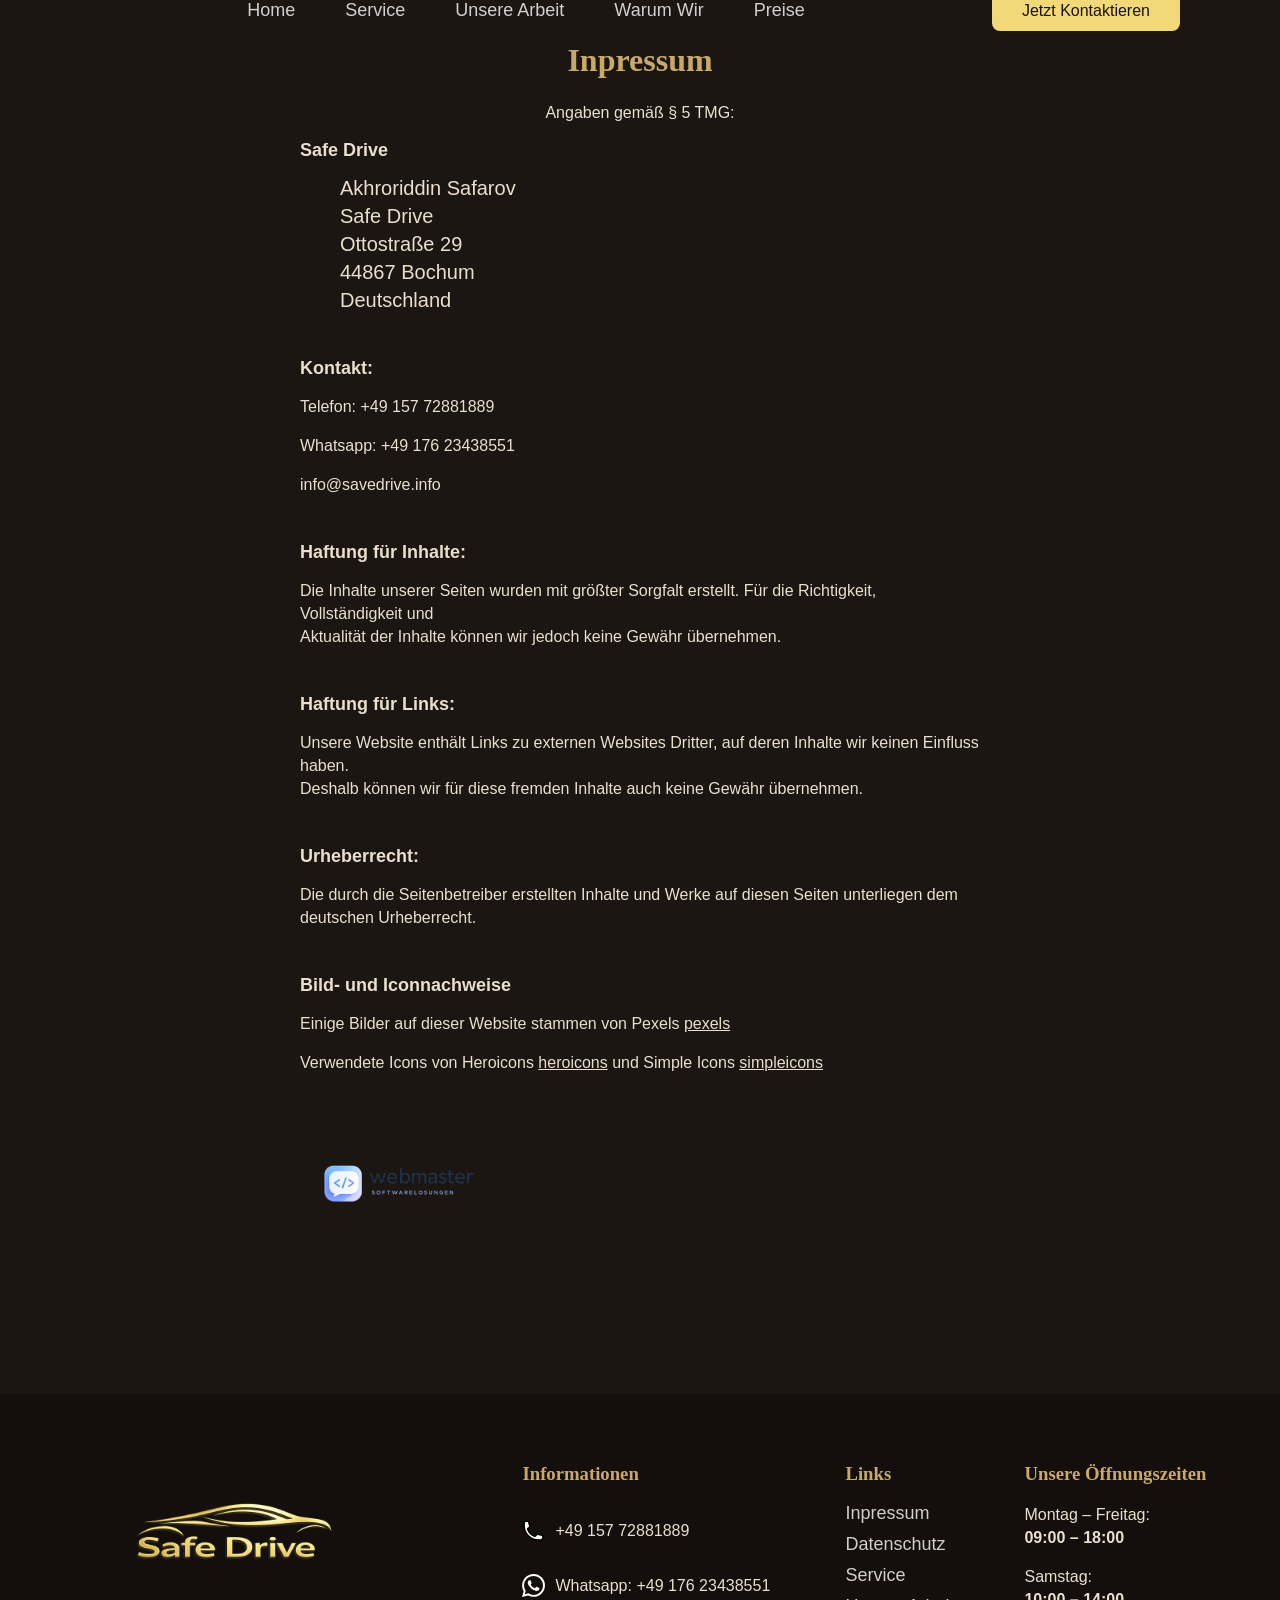
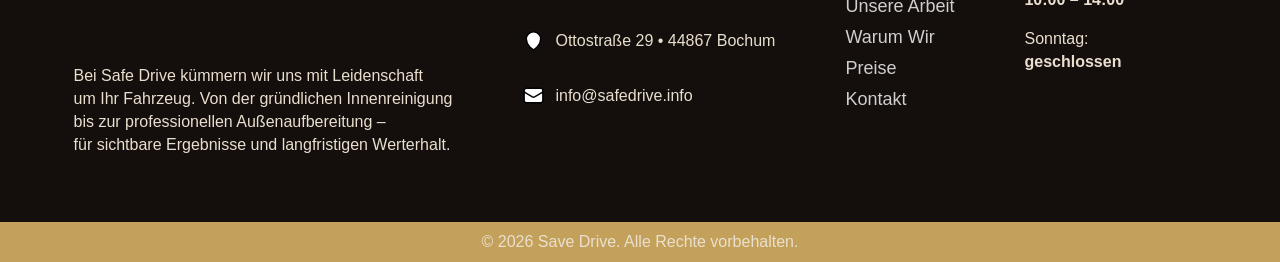
<file: inpressum.html>
<!DOCTYPE html>
<html lang="en">
<head>
    <meta charset="UTF-8">
    <meta name="viewport" content="width=device-width, initial-scale=1.0">
    <title>Inpressum SafeDrive</title>
<style>
*{
    box-sizing: border-box;
}
body{
    margin:0;
    padding: 0;
    background-color: #1C1612;
    font-family: 'Poppins', sans-serif;
}
img{
    width: 100%;
    height: auto;
}
h1,h2,h3{
    color: #C8A96A;
    font-family: 'Playfair Display', serif;
}
li{
    list-style: none;
    font-size: 20px;
    color: #EADFCF;
}
p{
    color: #EADFCF;
    line-height: 23px;
}
.strong{
    font-size:18px;
    font-weight: 700;
    color: #EADFCF;
}
#logo{
    width: 200px;
}
.navlink,.conections,.footerLink{
    color: #ffffffcc;
    text-decoration: none;
    font-size: 18px;
    position: relative;
}
.navlink::after,.footerLink::after{
    content: "";
    position: absolute;
    width: 0%;
    height: 2px;
    bottom: -4px;
    left: 0;
    background-color: #d4af37;
    transition:0.3s;
}
.navlink:hover::after,.footerLink:hover::after{
    width: 100%;
}
.btn{
    background: #f1d97a;
    color:#1a120b;
    padding: 12px 30px;
    text-decoration: none;
    border-radius: 8px;
}
.btn:hover{
    background:#e6c65a;
    text-decoration: none;
    color:#1a120b;
}
header{
    width: 100%;
    background-color:#1C1612;
    padding: 0px 100px;
}
nav{
    margin: 0 auto;
    display: flex;
    width: 100%;
    justify-content: space-between;
    flex-wrap: wrap;
}
.InfNavBar{
    display: flex;
    gap: 40px;
    align-items: center;
}
.NavInf{
    font-size: 18px;
}
.icons{
    width: 30px;
    height: 15px;
    fill:#EADFCF;
    align-self: center;
}
.NavTel{
    display: flex;
    align-items:center;
}
.Tel{
    font-weight: 600;
    color: #fff;
    font-size: 20px;
}
.NavLinks{
    display: flex;
    flex-wrap: wrap;
    justify-content: center;
    align-items: center;
    gap: 50px;
    padding: 0px 25px;
}
header,section,main,footer{
    padding: 0% 20px;
}
.adress{
    font-size: 13px;
}
.mainH{
    text-align: center;
}
.mainp{
    text-align: center;
}
main{
    padding: 0px 300px;
}
.mainContent{
    display: flex;
    flex-direction: column;
    gap: 30px;
}
.safeDrive{
    display: flex;
    flex-direction:column;
    gap: 5px;
}
a{
    color: #EADFCF;
}
footer{
    background-color: #140F0D;
    padding-top:50px;
    padding-bottom: 50px;
    margin-top: 100px;
    overflow: hidden;
}
.footerLogo{
    width: 300px;
}
.footerLayout{
    display: flex;
    justify-content: center;
    flex-wrap: wrap;
    gap: 70px;
}
.footerLinks{
    display: flex;
    flex-direction: column;
    gap: 10px;
}
.footerInfoData{
    display: flex;
    gap: 10px;
}
.footerIcons,.whatsappIcon{
    fill: #fff;
    width: 23px;
    height: 23px;
}
#copyright{
    background-color: #c3a15a;
    width: 100%;
    height: 40px;
}
#copyrightContent{
    display: grid;
    justify-items: center;
    align-items: center;
    height:40px;
}
.copyrightText{
    margin: 0%;
}
#webmasterLogo{
    max-width: 200px;
}
@media(max-width:1656px){
    #logo{
        display: none;
    }
}
@media(max-width: 600px){
    main{
        padding: 0px 20px;
    }
    #logo{
        display: none;
    }
    .OurWorkImgs{
        gap: 30px;
    }
    .priceGrid{
        gap: 30px;
    }
    .kontaktImg{
        display: none;
    }
    .InfNavBar{
        display: none;
    }
    #whyweImg{
        display: none;
    }
    .footerLayout{
        gap: 41px;
    }
    .whywegrid{
        padding-bottom: 20px;
    }
    #whywe{
        margin-top: 50px;
    }
    input{
        width: 300px;
        align-self: center;
    }
    .dataInputs{
        display: flex;
        flex-direction: column;
    }
    form {
        padding: 30px 70px;
    }
    .navlink{
        font-size: 12px;
    }
    .NavLinks{
        padding:20px 0px;
    }
    .dot{
        width: 8px;
        height: 8px;
    }
    .slideBtn{
        width: 18px;
        height: 18px;
    }
    .NavLinks{
        gap: 27px;
    }
}
@media(max-width:1590px){
    .adress,.NavTel{
        display: none;
    }
}
@media(min-width:1200px){
    header,section{
        padding: 0 100px;
    }
}
</style>
</head>
<body>
   <header>
        <nav>
            <div>
                <img src="logo.png" id="logo" alt="SafeDrive logo">
            </div>
            <div class="NavLinks">
                <a href="index.html" class="navlink">Home</a>
                <a href="index.html#service" class="navlink">Service</a>
                <a href="index.html#OurWork" class="navlink">Unsere Arbeit</a>
                <a href="index.html#whywe" class="navlink">Warum Wir</a>
                <a href="index.html#price" class="navlink">Preise</a>
            </div>
            <div class="InfNavBar">
                <div class="NavTel">
                    <p class="NavInf Tel"><svg xmlns="http://www.w3.org/2000/svg" fill="none" viewBox="0 0 24 24" stroke-width="1.5" stroke="currentColor" class="icons">
                    <path stroke-linecap="round" stroke-linejoin="round" d="M2.25 6.75c0 8.284 6.716 15 15 15h2.25a2.25 2.25 0 0 0 2.25-2.25v-1.372c0-.516-.351-.966-.852-1.091l-4.423-1.106c-.44-.11-.902.055-1.173.417l-.97 1.293c-.282.376-.769.542-1.21.38a12.035 12.035 0 0 1-7.143-7.143c-.162-.441.004-.928.38-1.21l1.293-.97c.363-.271.527-.734.417-1.173L6.963 3.102a1.125 1.125 0 0 0-1.091-.852H4.5A2.25 2.25 0 0 0 2.25 4.5v2.25Z" />
                    </svg>
                    +49 157 72881889
                </div>
                <div>
                    <p class="NavInf adress">Ottostraße 29 • 44867 Bochum</p>
                </div>
                <div>
                    <a href="#kontakt" class="btn">Jetzt Kontaktieren</a>
                </div>
            </div>
        </nav>
    </header>
    <div>
        <h1 class="mainH">Inpressum</h1>
        <p class="mainp">Angaben gemäß § 5 TMG:</p>
    </div>
    <main>
        <div class="mainContent">
            <div>
                <strong class="strong">Safe Drive</strong>
                <ul class="safeDrive">
                    <li>Akhroriddin Safarov</li>
                    <li>Safe Drive</li>
                    <li>Ottostraße 29</li>
                    <li>44867 Bochum</li>
                    <li>Deutschland</li>
                </ul>
            </div>
            <div>
                <strong class="strong">Kontakt:</strong>
                <p>Telefon: +49 157 72881889</p>
                <p>Whatsapp: +49 176 23438551</p>
                <p>info@savedrive.info</p>
            </div>
            <div>
                <strong class="strong">Haftung für Inhalte:</strong>
                <p>Die Inhalte unserer Seiten wurden mit größter Sorgfalt erstellt. Für die Richtigkeit, Vollständigkeit und<br> Aktualität der Inhalte können wir jedoch keine Gewähr übernehmen.</p>
            </div>
            <div>
                <strong class="strong">Haftung für Links:</strong>
                <p>Unsere Website enthält Links zu externen Websites Dritter, auf deren Inhalte wir keinen Einfluss haben.<br> Deshalb können wir für diese fremden Inhalte auch keine Gewähr übernehmen.</p>
            </div>
            <div>
                <strong class="strong">Urheberrecht:</strong>
                <p>Die durch die Seitenbetreiber erstellten Inhalte und Werke auf diesen Seiten unterliegen dem<br> deutschen Urheberrecht.</p>
            </div>
            <div>
                <strong class="strong">Bild- und Iconnachweise</strong>
                <p>Einige Bilder auf dieser Website stammen von Pexels <a href="https://www.pexels.com" target="_blank">pexels</a></p>
                <p>Verwendete Icons von Heroicons <a href="https://heroicons.com" target="_blank">heroicons</a> und Simple Icons <a href="https://simpleicons.org" target="_blank">simpleicons</a></p>
            </div>
        </div>
        <div>
            <img src="webmasterLogo.png" id="webmasterLogo">
        </div>
    </main>
     <footer>
        <div class="footerLayout">
            <div>
                <img src="logo.png" class="footerLogo" alt="SafeDrive logo">
                <p>Bei Safe Drive kümmern wir uns mit Leidenschaft<br> um Ihr Fahrzeug. Von der gründlichen Innenreinigung<br> bis zur professionellen Außenaufbereitung –<br> für sichtbare Ergebnisse und langfristigen Werterhalt.</p>
            </div>
            <div>
                <div>
                    <h3>Informationen</h3>
                </div>
                <div>
                    <div class="footerInfoData">
                        <svg xmlns="http://www.w3.org/2000/svg" fill="none" viewBox="0 0 24 24" stroke-width="1.5" stroke="currentColor" class="icons footerIcons">
                        <path stroke-linecap="round" stroke-linejoin="round" d="M2.25 6.75c0 8.284 6.716 15 15 15h2.25a2.25 2.25 0 0 0 2.25-2.25v-1.372c0-.516-.351-.966-.852-1.091l-4.423-1.106c-.44-.11-.902.055-1.173.417l-.97 1.293c-.282.376-.769.542-1.21.38a12.035 12.035 0 0 1-7.143-7.143c-.162-.441.004-.928.38-1.21l1.293-.97c.363-.271.527-.734.417-1.173L6.963 3.102a1.125 1.125 0 0 0-1.091-.852H4.5A2.25 2.25 0 0 0 2.25 4.5v2.25Z" />
                        </svg><p>+49 157 72881889 </p>
                    </div>
                    <div class="footerInfoData">
                        <svg role="img" viewBox="0 0 24 24" xmlns="http://www.w3.org/2000/svg" class="icons whatsappIcon"><title>WhatsApp</title><path d="M17.472 14.382c-.297-.149-1.758-.867-2.03-.967-.273-.099-.471-.148-.67.15-.197.297-.767.966-.94 1.164-.173.199-.347.223-.644.075-.297-.15-1.255-.463-2.39-1.475-.883-.788-1.48-1.761-1.653-2.059-.173-.297-.018-.458.13-.606.134-.133.298-.347.446-.52.149-.174.198-.298.298-.497.099-.198.05-.371-.025-.52-.075-.149-.669-1.612-.916-2.207-.242-.579-.487-.5-.669-.51-.173-.008-.371-.01-.57-.01-.198 0-.52.074-.792.372-.272.297-1.04 1.016-1.04 2.479 0 1.462 1.065 2.875 1.213 3.074.149.198 2.096 3.2 5.077 4.487.709.306 1.262.489 1.694.625.712.227 1.36.195 1.871.118.571-.085 1.758-.719 2.006-1.413.248-.694.248-1.289.173-1.413-.074-.124-.272-.198-.57-.347m-5.421 7.403h-.004a9.87 9.87 0 01-5.031-1.378l-.361-.214-3.741.982.998-3.648-.235-.374a9.86 9.86 0 01-1.51-5.26c.001-5.45 4.436-9.884 9.888-9.884 2.64 0 5.122 1.03 6.988 2.898a9.825 9.825 0 012.893 6.994c-.003 5.45-4.437 9.884-9.885 9.884m8.413-18.297A11.815 11.815 0 0012.05 0C5.495 0 .16 5.335.157 11.892c0 2.096.547 4.142 1.588 5.945L.057 24l6.305-1.654a11.882 11.882 0 005.683 1.448h.005c6.554 0 11.89-5.335 11.893-11.893a11.821 11.821 0 00-3.48-8.413Z"/></svg>
                        <p>Whatsapp: +49 176 23438551</p>
                    </div>
                    <div class="footerInfoData">
                        <svg xmlns="http://www.w3.org/2000/svg" fill="none" viewBox="0 0 24 24" stroke-width="1.5" stroke="currentColor" class="icons footerIcons">
                        <path stroke-linecap="round" stroke-linejoin="round" d="M15 10.5a3 3 0 1 1-6 0 3 3 0 0 1 6 0Z" />
                        <path stroke-linecap="round" stroke-linejoin="round" d="M19.5 10.5c0 7.142-7.5 11.25-7.5 11.25S4.5 17.642 4.5 10.5a7.5 7.5 0 1 1 15 0Z" />
                        </svg>
                        <p>Ottostraße 29 • 44867 Bochum</p>
                    </div>
                    <div class="footerInfoData">
                        <svg xmlns="http://www.w3.org/2000/svg" fill="none" viewBox="0 0 24 24" stroke-width="1.5" stroke="currentColor" class="icons footerIcons">
                        <path stroke-linecap="round" stroke-linejoin="round" d="M21.75 6.75v10.5a2.25 2.25 0 0 1-2.25 2.25h-15a2.25 2.25 0 0 1-2.25-2.25V6.75m19.5 0A2.25 2.25 0 0 0 19.5 4.5h-15a2.25 2.25 0 0 0-2.25 2.25m19.5 0v.243a2.25 2.25 0 0 1-1.07 1.916l-7.5 4.615a2.25 2.25 0 0 1-2.36 0L3.32 8.91a2.25 2.25 0 0 1-1.07-1.916V6.75" />
                        </svg>
                        <p>info@safedrive.info</p>
                    </div>
                </div>
            </div>
            <div>
                <div>
                    <h3>Links</h3>
                </div>
                <div class="footerLinks">
                    <a href="inpressum.html" class="footerLink">Inpressum</a>
                    <a href="datenschutz.html" class="footerLink">Datenschutz</a>
                    <a href="index.html#service" class="footerLink">Service</a>
                    <a href="index.html#OurWork" class="footerLink">Unsere Arbeit</a>
                    <a href="index.html#whywe" class="footerLink">Warum Wir</a>
                    <a href="index.html#price" class="footerLink">Preise</a>
                    <a href="index.html#kontakt" class="footerLink">Kontakt</a>
                </div>
            </div>
            <div >
                <div>
                    <h3>Unsere Öffnungszeiten</h3>
                </div>
                <div>
                    <p>Montag – Freitag:<br><strong class="footerStrong">09:00 – 18:00</strong></p>
                    <p>Samstag:<br><strong class="footerStrong">10:00 – 14:00</strong></p>
                    <p>Sonntag:<br><strong class="footerStrong">geschlossen</strong></p>
                </div>
            </div>
        </div>
    </footer>
    <div id="copyright">
        <div id="copyrightContent">
            <p class="copyrightText">© 2026 Save Drive. Alle Rechte vorbehalten.</p>
        </div>
    </div>
</body>
</html>
</file>
<file: style.css>
*{
    box-sizing: border-box;
}
body{
    margin:0;
    padding: 0;
    background-color: #1C1612;
    font-family: 'Poppins', sans-serif;
}
html{
    scroll-behavior: smooth;
}
img{
    width: 100%;
    height: auto;
}
h1,h2,h3{
    color: #C8A96A;
    font-family: 'Playfair Display', serif;
}
li{
    list-style: none;
}
main{
    margin-top: 100px;
}
.mainH{
    text-align: center;
}
p{
    color: #EADFCF;
}
.navlink,.conections,.footerLink{
    color: #ffffffcc;
    text-decoration: none;
    font-size: 18px;
    position: relative;
}
.navlink::after,.footerLink::after{
    content: "";
    position: absolute;
    width: 0%;
    height: 2px;
    bottom: -4px;
    left: 0;
    background-color: #d4af37;
    transition:0.3s;
}
.navlink:hover::after,.footerLink:hover::after{
    width: 100%;
}
.btn{
    background: #f1d97a;
    color:#1a120b;
    padding: 12px 30px;
    text-decoration: none;
    border-radius: 8px;
}
.btn:hover{
    background:#e6c65a;
    text-decoration: none;
    color:#1a120b;
}
header{
    width: 100%;
    background-color:#1C1612;
}
header,section,main,footer{
    padding: 0% 20px;
}
nav{
    margin: 0 auto;
    display: flex;
    width: 100%;
    justify-content: space-between;
    flex-wrap: wrap;
}
#logo{
    width: 200px;
}
.InfNavBar{
    display: flex;
    gap: 40px;
    align-items: center;
}
.NavInf{
    font-size: 18px;
}
.icons{
    width: 30px;
    height: 15px;
    fill:#EADFCF;
    align-self: center;
}
.NavTel{
    display: flex;
    align-items:center;
}
.Tel{
    font-weight: 600;
    color: #fff;
    font-size: 20px;
}
.NavLinks{
    display: flex;
    align-items: center;
    gap: 50px;
    padding: 0px 25px;
}
.adress{
    font-size: 13px;
}
section{
    display: grid;
    gap: 30px;
    grid-template-columns:repeat(auto-fit, minmax(250px, 1fr));
    max-width: 1905px;
    margin-top:50px;
}
.cursor-Tracker{
    border-radius: 8px;
    width: 100%;
    max-width: 850px;
    aspect-ratio: 16/10;
    overflow: hidden;
}
.slides{
    display: flex;
    transition: transform 0.3s ease;
    min-width: 100%;
}
.slide{
    min-width: 100%;
}
.slide-img{
    width: 100%;
    height: 100%;
    min-width: 100%;
    object-fit: cover;
    display: block;
    border-radius:8px;
}
.slidebtns{
    display: flex;
    justify-content:center;
    margin-top: 10px;
}
.slideBtn{
    width: 25px;
    height: 25px;
    stroke:#ffffffcc; 
    transition: all 0.3s ease;
    opacity: 0.7;
    cursor: pointer;
    font-size: 18px;
}
.slideBtn:active{
    transform: scale(0.95);
}
.dots{
    display: flex;
    justify-content: center;
    align-items: center;
    margin-left:20px;
    margin-right: 20px; 
    gap: 10px;
}
.dot{
    width: 12px;
    height: 12px;
    border-radius: 50%;
    border: none;
    background: #EADFCF;
    cursor: pointer;
    opacity: 0.7;
}
.dot.active {
    background: #d4af37;
}
.infoSection{
    display: flex;
    flex-direction: column;
    justify-self: center;
    align-self: center;
    gap: 10px;
    width: 100%;
    max-width: 100%;
}
.infTxt{
    font-size: 22px;
    margin: 0%;
}
.heroHeader{
    font-size: 40px;
    margin: 0%;
}
.conections{
    display: flex;
    align-items: center;
    font-size: 20px;
    font-weight: 600;
    transition: 0.3s ease;
    transition-delay: 0.4s;
}
.conections:hover{
    color: #d4af37;
    transform: translateX(3px);
}
.heroIcons{
    width: 30px;
    height: 20px;
    stroke: #EADFCF;
}
.serviceImg{
    width: 300px;
    border-radius: 8px;
}
.serviceLayout{
    display:flex;
    flex-direction: column;
    align-items: center;
    gap: 20px;
}
.serviceCards{
    display: flex;
    gap: 10px;
    align-items: center;
    background-color: #241A15;
    max-width: 1000px;
    width: 100%;
    padding: 20px;
    border-radius: 8px;
    box-shadow:  0px 10px 30px rgba(0,0,0,0.3);
    transition: all 0.3s ease;
}
.serviceCards:hover{
    transform:  translateY(-5px);
}
.ReifenImg{
    width: 310px;
}
.serviceBtn{
    margin-top: 30px;
display: grid;
justify-items: center;
}
.cta-text,.mainp{
    text-align: center;
    font-size: 20px;
    margin-bottom: 15px;
}
#OurWork{
    margin-top: 100px;
}
.service-list{
  list-style: none;
  padding: 0;
  margin-top: 18px;

  display: flex;
  flex-wrap: wrap;
  gap: 12px 30px;
}

.service-list li{
  color: #f5f5f5;
  font-size: 17px;
  position: relative;
  padding-left: 20px;
}

.service-list li::before{
  content: "★";
  position: absolute;
  left: 0;
  color: #c89b4d;
}
.OurWorkImgs{
    display: flex;
    flex-wrap: wrap;
    grid-template-columns: repeat(auto-fit, minmax(250px, 1fr));
    justify-content:space-between ;
    margin-top: 30px;
}
.workImg{
    /*width: 350px;*/
    border-radius: 8px;
    transition: all 0.3s ease;
     box-shadow: 0 10px 30px rgba(0,0,0,0.25);
}
.workImg:hover{
    transform: scale(1.02);
    cursor: pointer;
}
.zoom-overlay{
    position: fixed;
    top: 0;
    left: 0;
    width: 100%;
    height: 100%;
    background-color: rgba(0, 0, 0, 0.8);
    display: none;
    justify-content: center;
    align-items: center;
}
.zoom-overlay img{
    max-width: 90%;
    cursor: grab;
}
.moreDitails{
    align-self: center;
    padding: 5px 12px;
    text-decoration: none;
    color: #EADFCF;
    border: 2px solid #EADFCF;
    opacity: 0.5;
    border-radius: 5px;
    margin-top: 20px;
    transition: 0.3s ease;
}
.moreDitails:hover{
    opacity: 0.8;
}
.WorkCard{
    display: flex;
    flex-direction: column;
}
.workTxt{
    margin: 0%;    
}
.workH{
    margin-bottom: 5px;
    font-size: 20px;
}
#whyweImg{
    width: 100%;
    max-width: 750px;
    border-radius: 8px;
}
.whywegrid{
    display: grid;
    grid-template-columns: repeat(auto-fit, minmax(250px, 1fr));
}
#whywe{
    border-radius: 8px;
    background-color: #241A15;
    width: 100%;
    min-height: 500px;
    height: auto;
    margin-top: 100px;
    box-shadow: 0px 10px 30px rgba(0, 0, 0, 0.8);
}
.txtcontainer{
    padding-right:20px;
    display: flex;
    flex-direction: column;
    width: 100%;
    max-width: 750px;
}
#whayweBtn{
    align-self: center;
    margin-top: 50px;
}
.usp-list, ul {
    align-self: center;
    list-style: none;
    padding: 0;
    margin-top: 20px;
}
.usp-list li , li {
    margin-bottom: 15px;
    color: #ffffffcc;
    font-size: 20px;
}
#whywetxt{
    margin-top: 0%;
}
.priceGrid{
    display: flex;
    flex-wrap:wrap ;
    justify-content: center;
    gap: 50px;
    margin-top: 50px;
}
.priceCard{
    display: flex;
    flex-direction: column;
    align-items: center;
    background-color:#241A15;
    width: 100%;
    max-width: 400px;
    height: auto;
    padding: 10px 20px;
    border-radius: 8px;
    box-shadow: 0px 10px 30px rgba(0, 0, 0, 0.8);
}
#premiumwash{
    background-color: #C8A96A;
    border-style: solid;
    border-color: #e6d3a3;
    border-width: 40px 4px 4px 4px;
    position: relative;
}
#premiumwash::before{
    content: "Von uns Empfohlen";
    position: absolute;
    top: -30px;
    left: 50%;
    transform: translateX(-50%);
    color: #1a120b;
}
.cardDiscription{
    text-align: center;
    position: relative;
}
.cardDiscription::after{
    content:"";
    position: absolute;
    left: 50%;
    bottom: -10px;
    transform: translateX(-50%);
    background-color: #EADFCF;
    width: 150px;
    height: 1px;
}
#premiumH{
    color: #1a120b;
}
.PriceTag{
    font-size: 24px;
}
ul{
    text-align: center;
}
li{
    font-size: 15px;
    color: #EADFCF;
}
.strong{
    font-size:28px;
    font-weight: 700;
}
#preicelist{
    color: #241A15;
}
#premiumtxt{
    color: #1a120b;
}
#premiumtxt::after{
    background-color: #241A15;
}
#premiumPrice{
    color: #1a120b;
}
#premiumBtn{
    background: #241A15;
    color:#EADFCF;
}
#premiumBtn:hover{
    background-color: #1a120b;
}
#price{
    margin-top: 100px;
}
.kontaktImg{
    width:450px;
}
.kontaktGrid{
    display: flex;
    justify-content: center;
    border-radius: 12px;
    overflow: hidden;
    max-width: 900px;
    margin: 0 auto;
    min-height:600px;
    height: auto;
    box-shadow: 0px 10px 30px rgba(0, 0, 0, 0.8);
}
form{
    display: flex;
    flex-direction: column;
    align-items: center;
    justify-content: center;
    background: linear-gradient(135deg, #d4af37, #c3a15a);;
    max-width: 500px;
    width: 100%;
    padding: 30px 70px;
    /*max-height: 695px;*/
    box-shadow: 0 15px 40px rgba(0,0,0,0.3);
}
input, select, textarea {
    width: 100%;
    max-width: 350px;
}
input{
    height: 30px;
    border-radius: 8px;
    border: #1a120b 1px solid;
}
select{
    height: 30px;
    border-radius: 8px;
    border: #1a120b 1px solid;
}
textarea{
    border-radius: 8px;
    border: #1a120b 1px solid;
}
.sendBtn{
   width: 100%;
  padding: 18px 35px;
  font-size: 16px;
  border-radius: 8px;
  background: #241A15;
  color: white;
  border: #241A15 1px solid;
  box-shadow: 0 5px 20px rgba(0, 0, 0, 0.4);
}
#sendDateBtn:disabled{
    box-shadow: none;
    background: #140F0D;
    cursor: default;
}
.sendBtn:hover{
    background-color:#1a120b;
    cursor: pointer;
    box-shadow: 0 5px 20px rgba(0, 0, 0, 0.5);
}
#sndBtnBox{
    align-self: center;
}
#kontaktKontainer{
    display: flex;
    justify-content: center;
}
#kontakt{
    margin-top: 100px;
}
input, select, textarea {
  background: rgba(0,0,0,0.15);
  border: 1px solid rgba(255, 255, 255, 0.25);
  color: white;
  transition: 0.3s;
}
input:focus, textarea:focus, select:focus {
  border-color: #1a120b;
  box-shadow: 0 0 8px rgba(212,175,55,0.3);
}
label {
  color: #ffffffcc;
  font-size: 14px;
  letter-spacing: 0.5px;
}
.popup{
    position: fixed;
    top: 0;
    left: 0;
    width: 100%;
    height: 100%;
    display: none;
    background: rgba(0, 0, 0, 0.6);
    justify-content: center;
    align-items: center;
    transition: 0.3s;
}
.popupContent{
    background: white;
    padding: 30px;
    border-radius: 12px;
    text-align: center;
}
.popupContent h2{
    margin-bottom: 10px;
}
.popupContent button{
    margin-top: 15px;
    padding: 10px 20px;
    cursor: pointer;
}
footer{
    background-color: #140F0D;
    padding-top:50px;
    padding-bottom: 50px;
    margin-top: 100px;
    overflow: hidden;
}
.footerLogo{
    width: 300px;
}
.footerLayout{
    display: flex;
    justify-content: center;
    flex-wrap: wrap;
    gap: 70px;
}
.footerLinks{
    display: flex;
    flex-direction: column;
    gap: 10px;
}
.footerInfoData{
    display: flex;
    gap: 10px;
}
.footerIcons,.whatsappIcon{
    fill: #fff;
    width: 23px;
    height: 23px;
}
#copyright{
    background-color: #c3a15a;
    width: 100%;
    height: 40px;
}
#copyrightContent{
    display: grid;
    justify-items: center;
    align-items: center;
    height:40px;
}
.copyrightText{
    margin: 0%;
}
@media (min-width: 1200px) {
    header, section, main{
        padding: 0 100px;
    }
    .textcontainer{
        padding-right: 100px;
    }
}
@media (max-width: 1024px) {
    .InfNavBar {
        gap: 20px;
    }
    #logo {
        width: 150px;
    }
    .serviceCards{
        display: flex;
        flex-direction: column;
    }
    .servicetxt{
        width: 100px;
    }
}
@media(max-width:1656px){
    .adress,.NavTel{
        display: none;
    }
}
@media(max-width: 600px){
    #logo{
        display: none;
    }
    .OurWorkImgs{
        gap: 30px;
    }
    .priceGrid{
        gap: 30px;
    }
    .kontaktImg{
        display: none;
    }
    .InfNavBar{
        display: none;
    }
    #whyweImg{
        display: none;
    }
    .footerLayout{
        gap: 41px;
    }
    .whywegrid{
        padding-bottom: 20px;
    }
    #whywe{
        margin-top: 50px;
    }
    input{
        width: 300px;
        align-self: center;
    }
    .dataInputs{
        display: flex;
        flex-direction: column;
    }
    form{
        padding: 30px 70px;
        max-height: auto;
    }
    .navlink{
        font-size: 12px;
    }
    .NavLinks{
        padding:20px 0px;
    }
    .dot{
        width: 8px;
        height: 8px;
    }
    .slideBtn{
        width: 18px;
        height: 18px;
    }
}
@media(max-width:1400px){
    .whywegrid{
        display: flex;
        justify-content:center;
    }
    .WwImgContainer{
        display: none;
    }
    #whywe{
        max-width: 600px;
        margin: 0 auto;
    }
    #OurWork{
        margin-bottom: 100px;
    }
}
</file>
